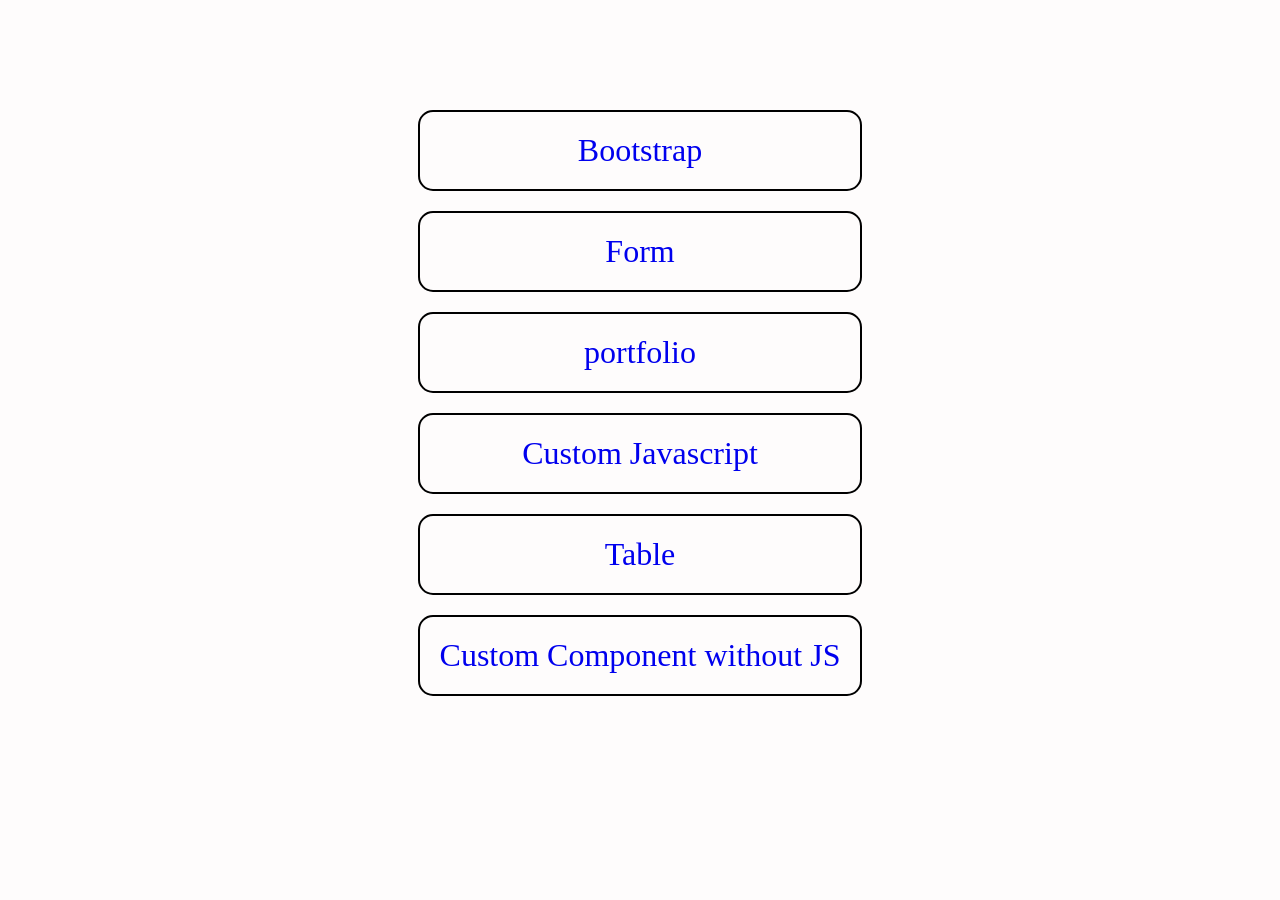
<file: index.html>
<!doctype html>
<html lang="en">
  <head>
    <meta charset="UTF-8" />
    <meta name="viewport" content="width=device-width, initial-scale=1.0" />
    <title>Comman File</title>
    <style>
      body {
        margin: 0;
        padding: 0;
        box-sizing: border-box;
        background-color: rgb(254, 252, 252);
      }
      .container {
        display: flex;
        flex-direction: column;
        justify-content: center;
        align-items: center;
        margin-top: 100px;
      }
      a {
        text-decoration: none;
        min-width: 400px;
        text-align: center;
        font-size: 2rem;
        padding: 20px;
        border: 2px solid black;
        border-radius: 15px;
        margin: 10px;
      }
      a:hover {
        background: rgb(177, 177, 177);
        color: black;
        box-shadow: 2px 2px 5px black;
      }
    </style>
  </head>
  <body>
    <div class="container">
      <a href="./Bootstrap/index.html">Bootstrap</a>
      <a href="./Form/index.html">Form</a>
      <a href="./Practice/index.html">portfolio</a>
      <a href="./Pure Javascript/index.html">Custom Javascript</a>
      <a href="./Table/index.html">Table</a>
      <a href="./componentWithoutJS/index.html">Custom Component without JS</a>
    </div>
  </body>
</html>
</file>
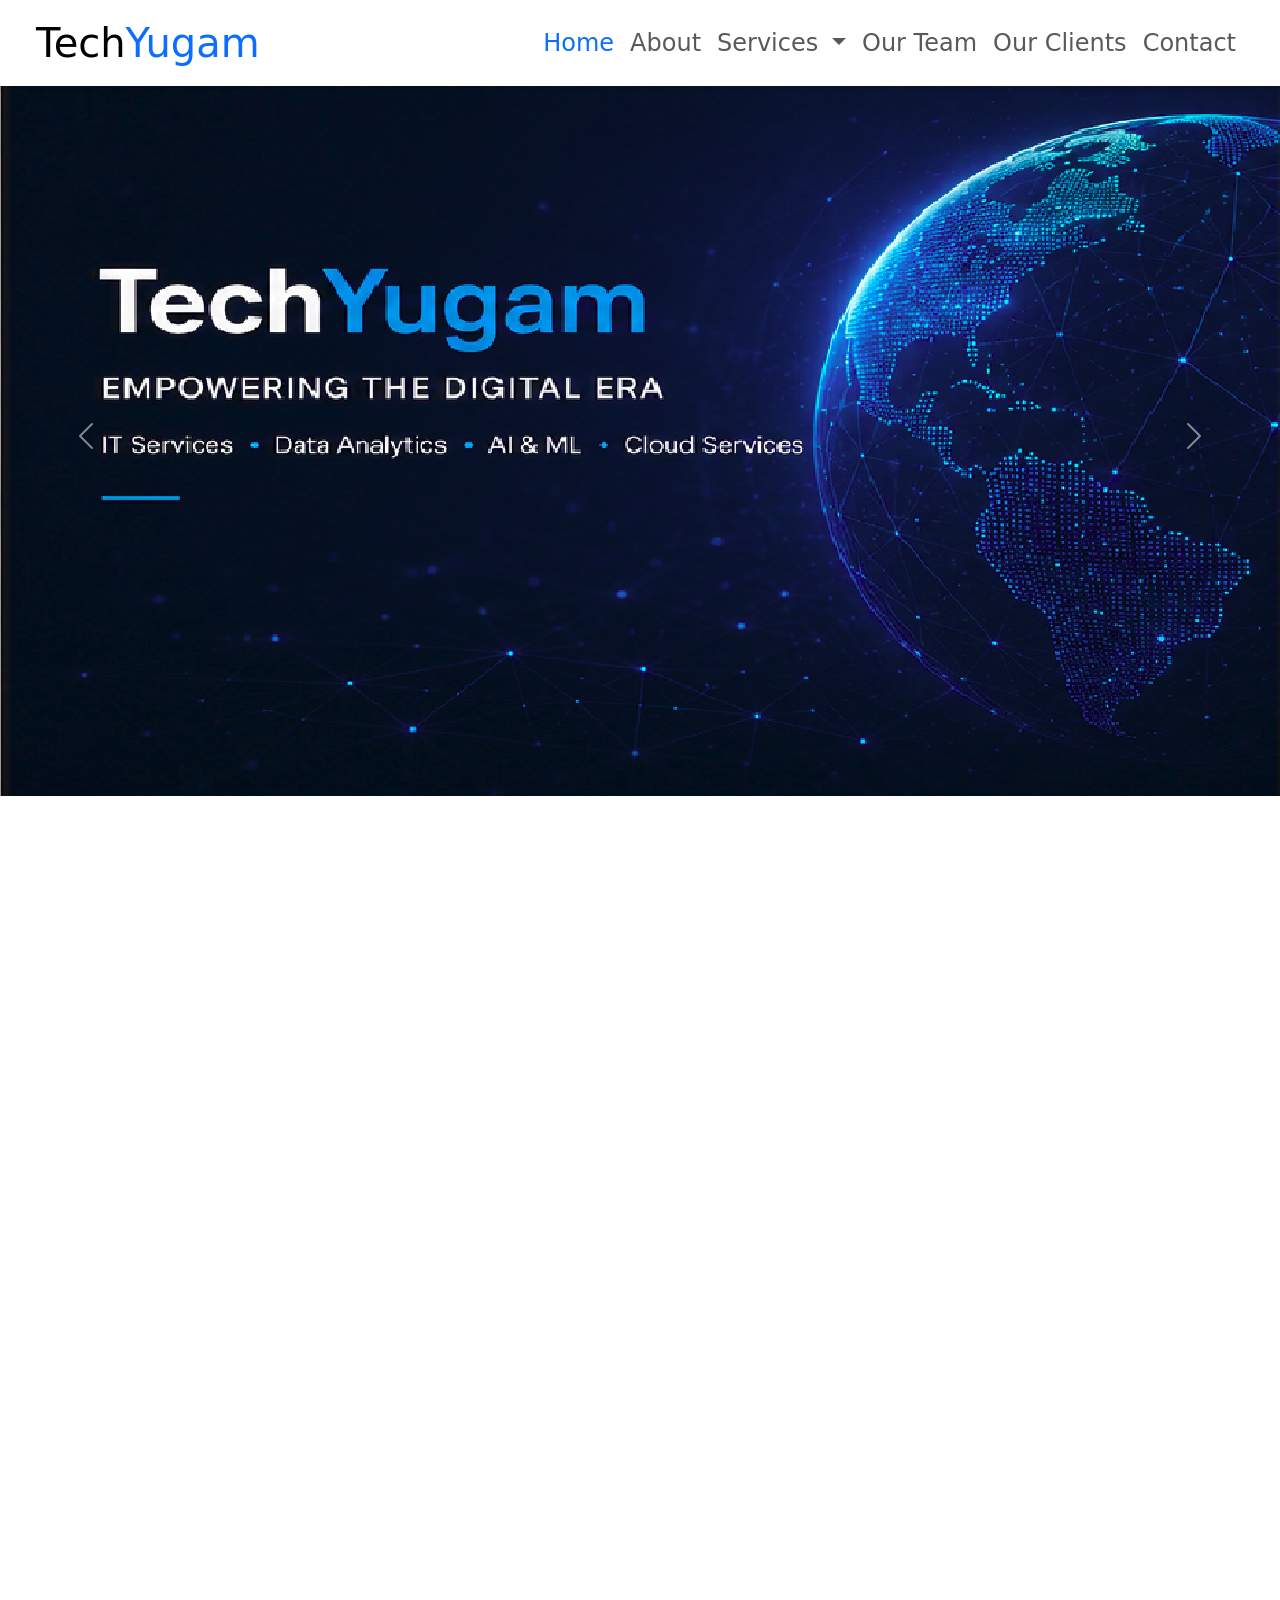
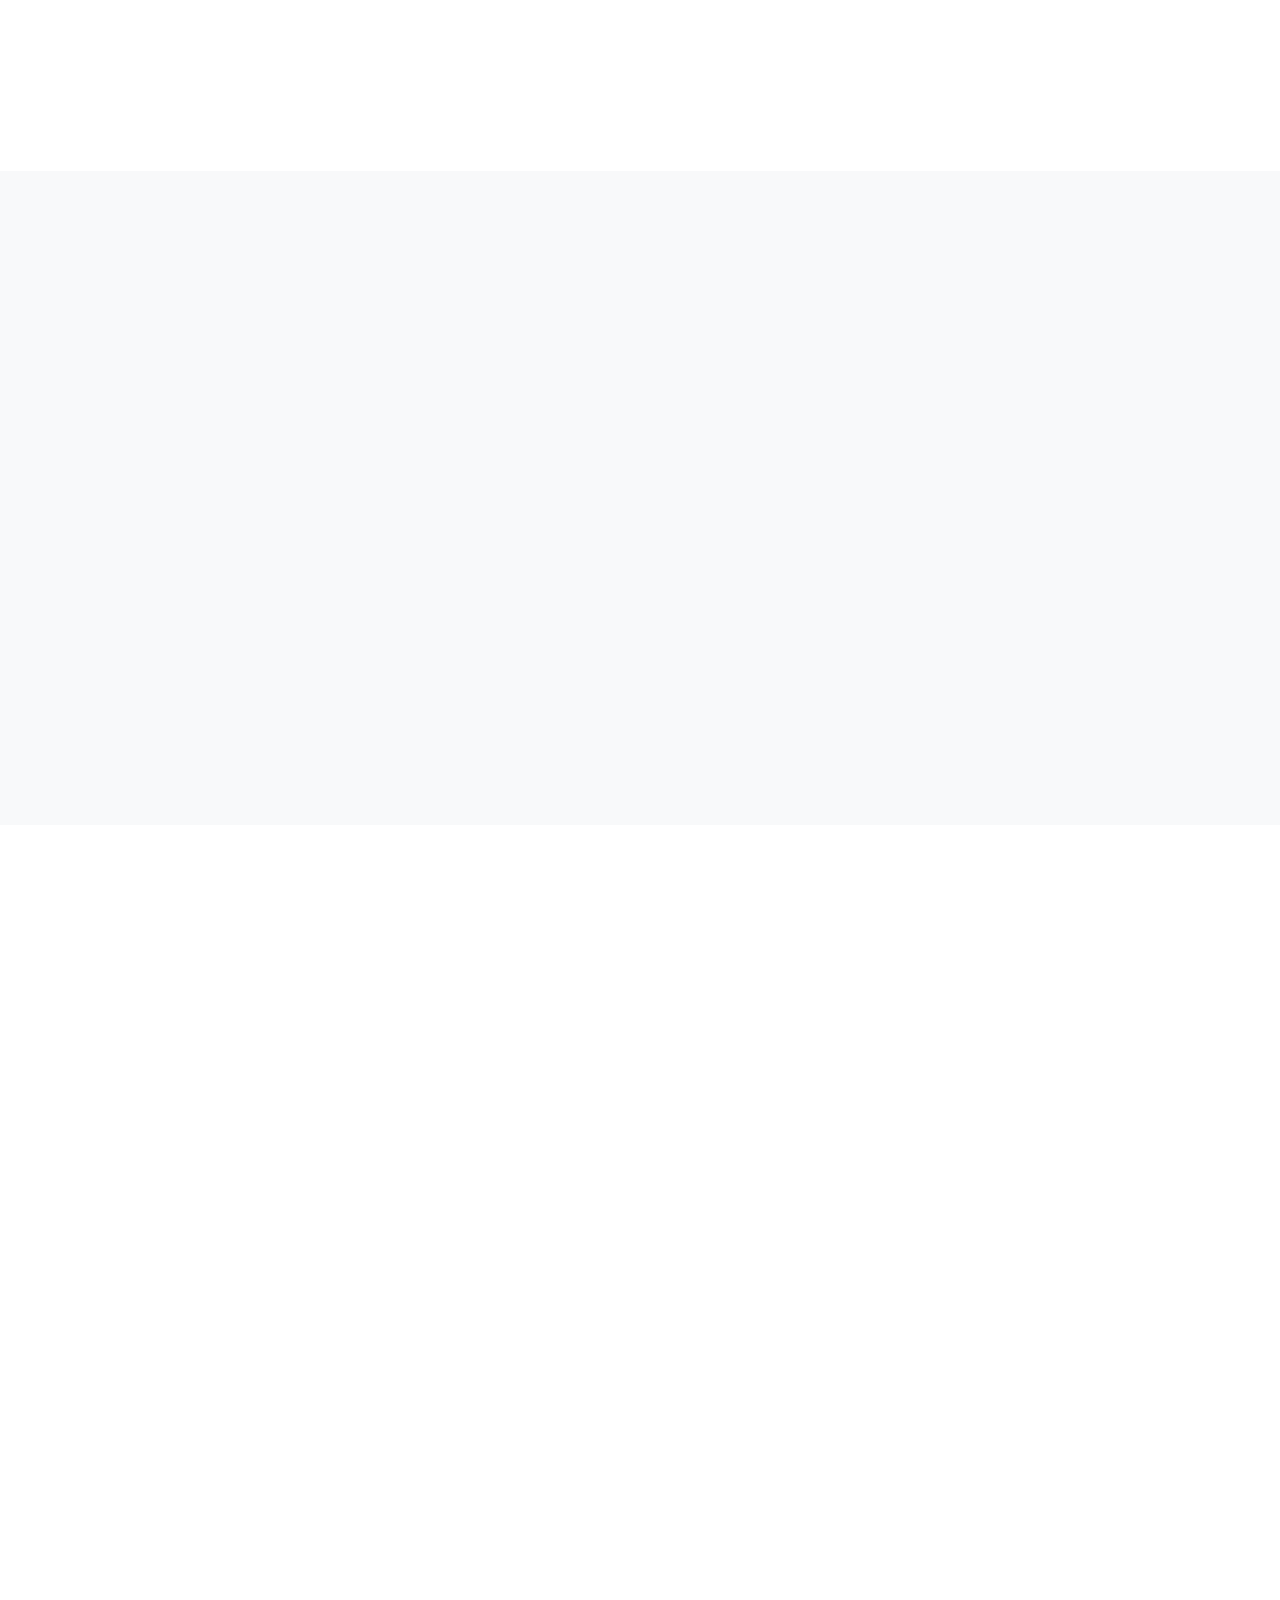
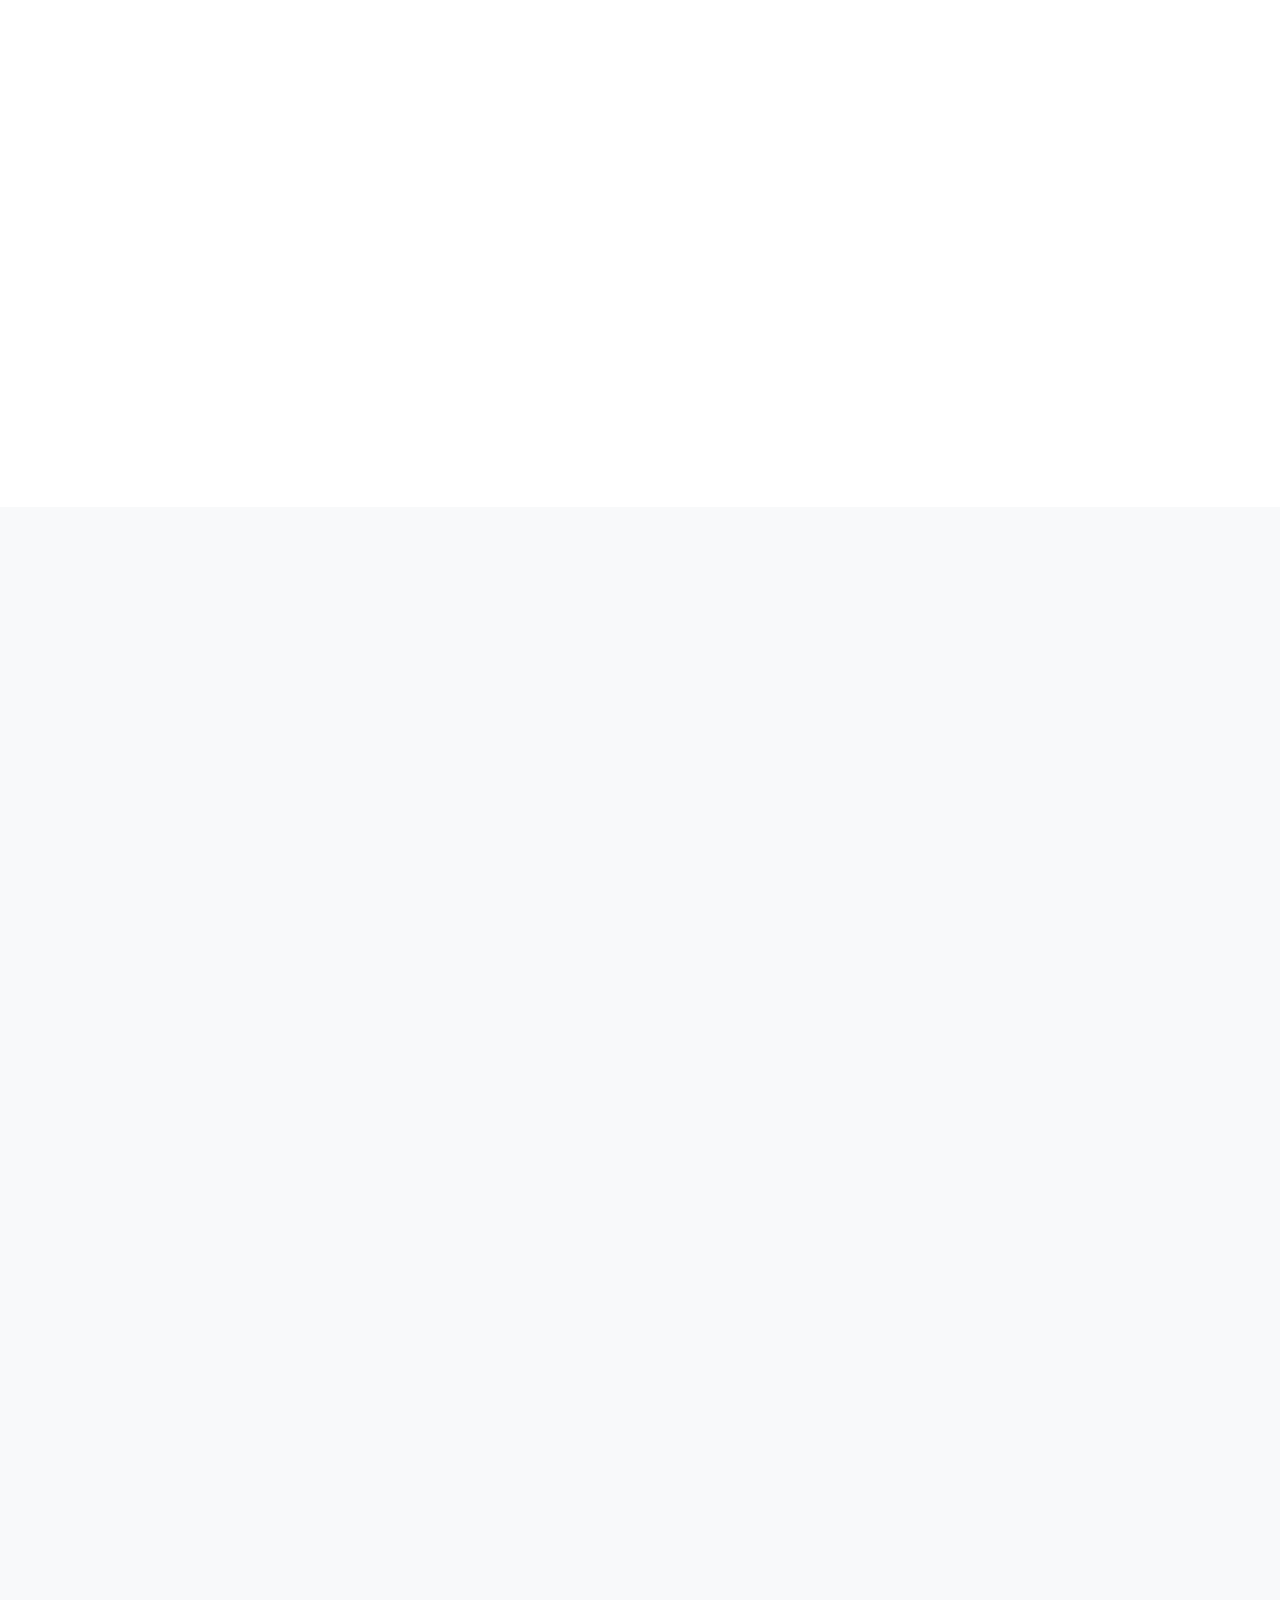
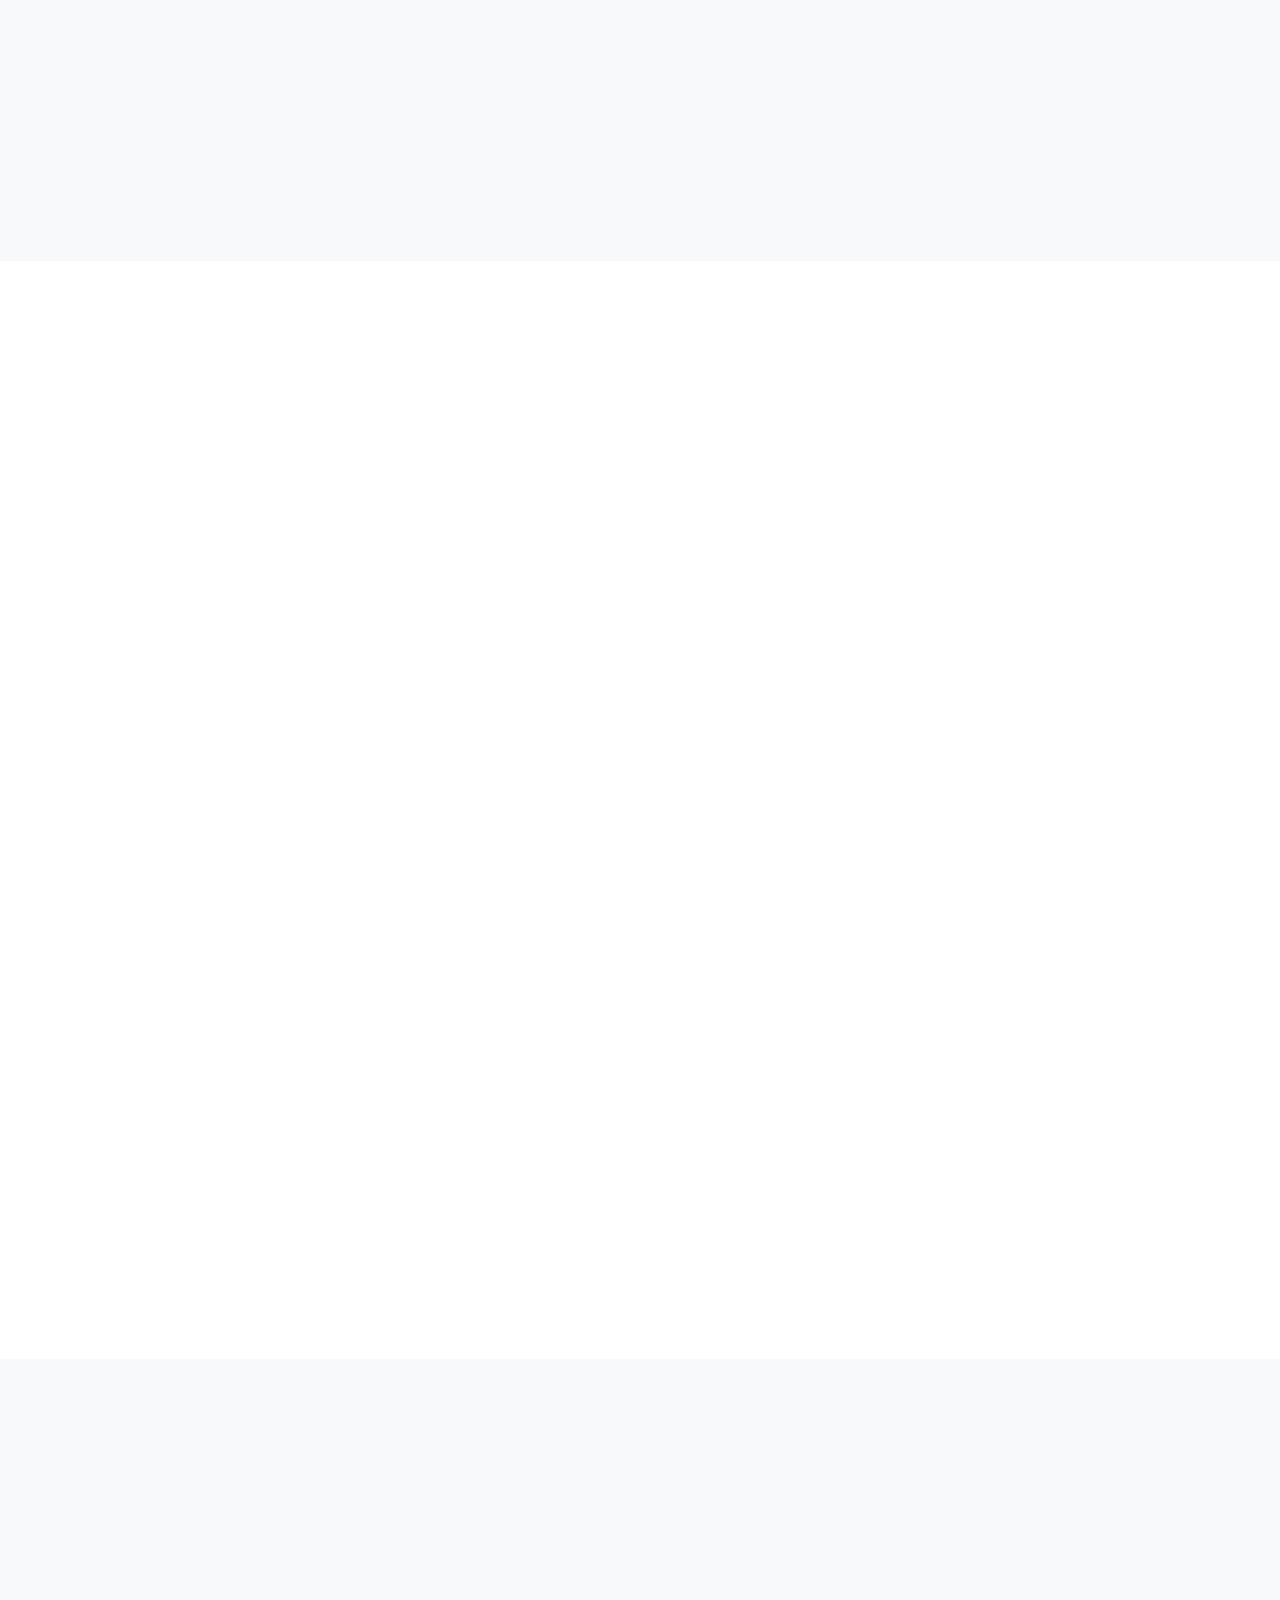
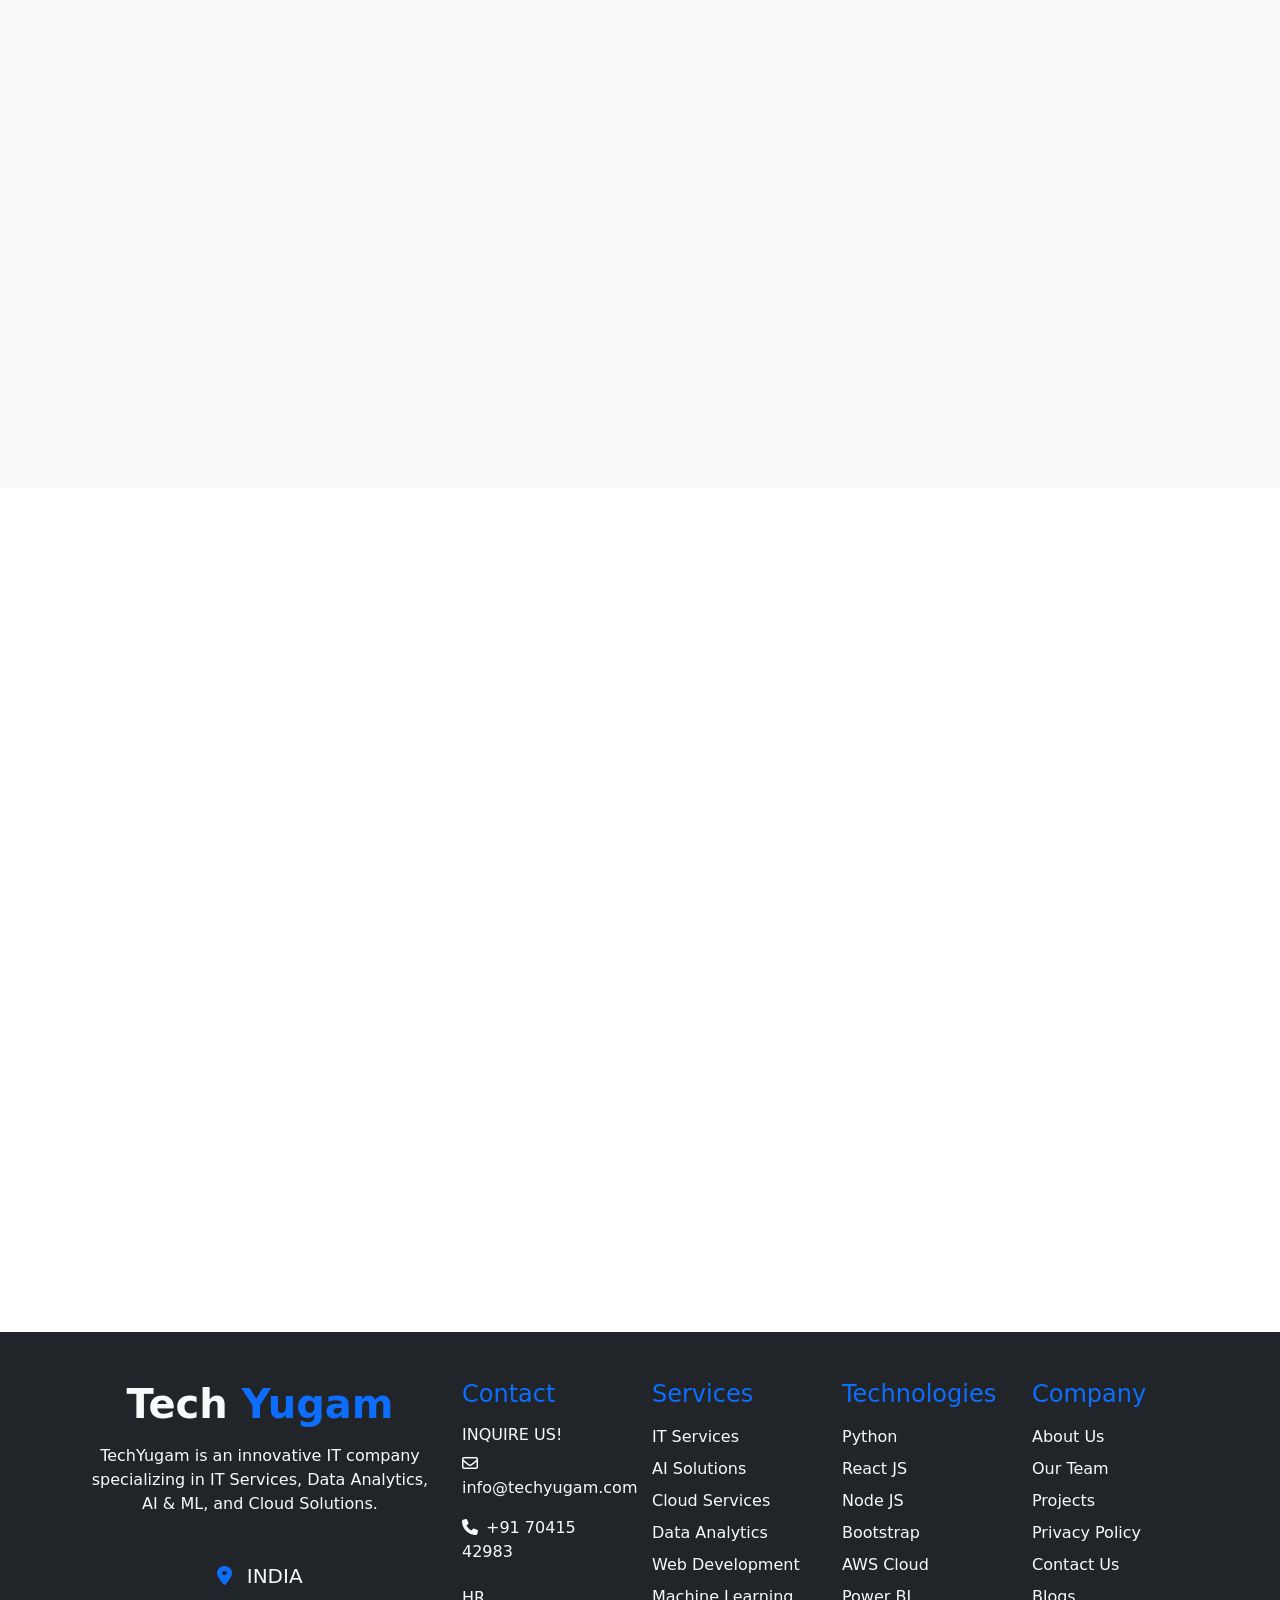
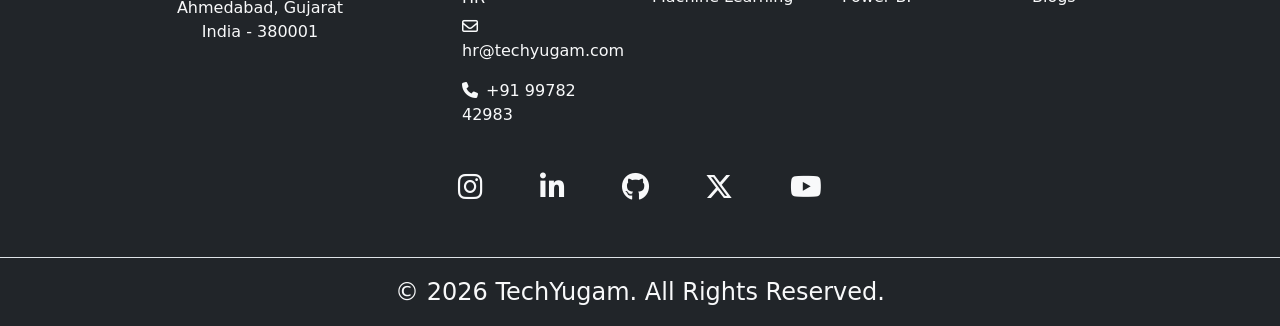
<file: Bootstrap/index.html>
<!doctype html>
<html lang="en">
  <head>
    <meta charset="UTF-8" />
    <meta name="viewport" content="width=device-width, initial-scale=1.0" />
    <title>TechYugam</title>
    <link
      href="https://cdn.jsdelivr.net/npm/bootstrap@5.3.8/dist/css/bootstrap.min.css"
      rel="stylesheet"
      integrity="sha384-sRIl4kxILFvY47J16cr9ZwB07vP4J8+LH7qKQnuqkuIAvNWLzeN8tE5YBujZqJLB"
      crossorigin="anonymous"
    />
    <link rel="preconnect" href="https://fonts.gstatic.com" crossorigin />
    <link
      href="https://fonts.googleapis.com/css2?family=Dancing+Script:wght@400..700&display=swap"
      rel="stylesheet"
    />
    <link
      rel="stylesheet"
      href="https://cdnjs.cloudflare.com/ajax/libs/font-awesome/6.5.0/css/all.min.css"
    />
    <link href="https://unpkg.com/aos@2.3.1/dist/aos.css" rel="stylesheet" />
    <link rel="stylesheet" href="style.css" />
  </head>
  <body>
    <header id="home">
      <nav
        class="navbar navbar-expand-lg bg-white px-4 fixed-top shadow-sm"
        data-bs-theme="light"
      >
        <div class="container-fluid">
          <a class="navbar-brand fs-1" href="#"
            >Tech<span class="text-primary">Yugam</span></a
          >
          <button
            class="navbar-toggler"
            type="button"
            data-bs-toggle="collapse"
            data-bs-target="#navbarSupportedContent"
            aria-controls="navbarSupportedContent"
            aria-expanded="false"
            aria-label="Toggle navigation"
          >
            <span class="navbar-toggler-icon"></span>
          </button>
          <div class="collapse navbar-collapse" id="navbarSupportedContent">
            <ul class="navbar-nav ms-auto mb-2 mb-lg-0 fs-4 text-center">
              <li class="nav-item">
                <a
                  class="nav-link active text-primary"
                  aria-current="page"
                  href="#home"
                  >Home</a
                >
              </li>
              <li class="nav-item">
                <a class="nav-link" href="#about">About</a>
              </li>
              <li class="nav-item dropdown">
                <a
                  class="nav-link dropdown-toggle"
                  href="#"
                  role="button"
                  data-bs-toggle="dropdown"
                  aria-expanded="false"
                >
                  Services
                </a>
                <ul class="dropdown-menu">
                  <li>
                    <a class="dropdown-item" href="#services">IT Services</a>
                  </li>
                  <li>
                    <a class="dropdown-item" href="#services">Data Analytics</a>
                  </li>
                  <li><a class="dropdown-item" href="#services">AI & ML</a></li>
                  <li>
                    <a class="dropdown-item" href="#services">Cloud Services</a>
                  </li>
                </ul>
              </li>
              <li class="nav-item">
                <a class="nav-link" href="#teams">Our Team</a>
              </li>
              <li class="nav-item">
                <a class="nav-link" href="#clients">Our Clients</a>
              </li>
              <li class="nav-item">
                <a class="nav-link" href="#contact">Contact</a>
              </li>
            </ul>
          </div>
        </div>
      </nav>
      <div
        id="carouselExampleInterval"
        class="row carousel slide"
        data-bs-ride="carousel"
      >
        <div class="carousel-inner">
          <div class="carousel-item active" data-bs-interval="5000">
            <img
              src="./Images/Background/background1.png"
              class="d-block w-100"
              alt="company vision 1"
            />
          </div>
          <div class="carousel-item" data-bs-interval="2000">
            <img
              src="./Images/Background/background2.png"
              class="d-block w-100"
              alt="company vision 2"
            />
          </div>
          <div class="carousel-item">
            <img
              src="./Images/Background/background3.png"
              class="d-block w-100"
              alt="company vision 3"
            />
          </div>
        </div>
        <button
          class="carousel-control-prev"
          type="button"
          data-bs-target="#carouselExampleInterval"
          data-bs-slide="prev"
        >
          <span class="carousel-control-prev-icon" aria-hidden="true"></span>
          <span class="visually-hidden">Previous</span>
        </button>
        <button
          class="carousel-control-next"
          type="button"
          data-bs-target="#carouselExampleInterval"
          data-bs-slide="next"
        >
          <span class="carousel-control-next-icon" aria-hidden="true"></span>
          <span class="visually-hidden">Next</span>
        </button>
      </div>
    </header>

    <section class="about py-5" id="about">
      <div class="container">
        <div class="text-center my-5" data-aos="fade-up">
          <h2>About <span class="text-primary">US</span></h2>
          <hr class="w-25 m-auto" />
        </div>
        <div class="row mt-5">
          <div class="col-sm-12 col-md-6 col-lg-6 col-12" data-aos="fade-up">
            <h2>What do you <span class="text-primary">want to know?</span></h2>
            <p class="p-2">
              TechYugam is a forward-thinking IT company focused on building
              modern digital solutions that help businesses grow in the new
              technological era. The company blends innovation, creativity, and
              cutting-edge technologies to deliver high-quality software
              products and services.
            </p>
            <!-- <button type="button" class="btn btn-light mb-5">
              More About Me
            </button> -->
            <div class="accordion" id="accordionExample">
              <div class="accordion-item">
                <h3 class="accordion-header">
                  <button
                    class="accordion-button"
                    type="button"
                    data-bs-toggle="collapse"
                    data-bs-target="#collapseOne"
                    aria-expanded="true"
                    aria-controls="collapseOne"
                  >
                    Vision
                  </button>
                </h3>
                <div
                  id="collapseOne"
                  class="accordion-collapse collapse show"
                  data-bs-parent="#accordionExample"
                >
                  <div class="accordion-body">
                    At TechYugam, our vision is to become a globally recognized
                    technology leader that shapes the future of digital
                    transformation. We aim to create innovative, scalable, and
                    impactful solutions that empower businesses and individuals
                    to thrive in the modern technological era. By continuously
                    evolving with emerging technologies, we strive to build a
                    smarter, more connected, and efficient world where
                    technology drives growth and success for everyone.
                  </div>
                </div>
              </div>
              <div class="accordion-item">
                <h3 class="accordion-header">
                  <button
                    class="accordion-button collapsed"
                    type="button"
                    data-bs-toggle="collapse"
                    data-bs-target="#collapseTwo"
                    aria-expanded="false"
                    aria-controls="collapseTwo"
                  >
                    Mission
                  </button>
                </h3>
                <div
                  id="collapseTwo"
                  class="accordion-collapse collapse"
                  data-bs-parent="#accordionExample"
                >
                  <div class="accordion-body">
                    Our mission at TechYugam is to deliver high-quality,
                    reliable, and cutting-edge IT solutions that solve
                    real-world problems. We are committed to understanding
                    client needs and transforming ideas into powerful digital
                    products through creativity, technical expertise, and
                    innovation. We focus on building long-term partnerships,
                    maintaining transparency, and ensuring customer satisfaction
                    while staying ahead in the ever-changing technology
                    landscape.
                  </div>
                </div>
              </div>
              <div class="accordion-item">
                <h3 class="accordion-header">
                  <button
                    class="accordion-button collapsed"
                    type="button"
                    data-bs-toggle="collapse"
                    data-bs-target="#collapseThree"
                    aria-expanded="false"
                    aria-controls="collapseThree"
                  >
                    Core Value
                  </button>
                </h3>
                <div
                  id="collapseThree"
                  class="accordion-collapse collapse"
                  data-bs-parent="#accordionExample"
                >
                  <div class="accordion-body">
                    At TechYugam, we believe in innovation, integrity, and
                    excellence as the foundation of our work. We value
                    continuous learning, teamwork, and customer-centric thinking
                    to deliver the best results. Our commitment to quality,
                    trust, and ethical practices drives us to create meaningful
                    solutions. We embrace change, encourage creativity, and
                    strive to maintain a culture that inspires growth,
                    responsibility, and long-term success.
                  </div>
                </div>
              </div>
            </div>
          </div>
          <div
            class="col-sm-12 col-md-6 col-lg-6 col-12 m-auto text-end"
            data-aos="fade-up"
          >
            <img
              src="./Images/Background/Company-Building.png"
              class="img-fluid img-thumbnail shadow"
              alt="Company location"
            />
          </div>
        </div>
      </div>
    </section>

    <section class="services py-5 bg-light" id="services">
      <div class="container">
        <div class="text-center mb-5" data-aos="fade-up">
          <h2>Our <span class="text-primary">Services</span></h2>
          <hr class="w-25 m-auto" />
        </div>
        <div class="row row-gap-4">
          <div class="col-sm-12 col-md-6 col-lg-3 col-12" data-aos="fade-up">
            <div class="card shadow h-100">
              <div class="card-body">
                <i
                  class="fa-solid fa-user bg-primary p-2 text-white rounded mb-2"
                ></i>
                <h5 class="card-title">IT Services</h5>
                <p class="card-text">
                  TechYugam offer IT services that include custom software development,
                  web and mobile application development, and system
                  integration. Our solutions are tailored to meet specific
                  business needs, ensuring efficiency, scalability, and high
                  performance.
                </p>
                <a href="#contact" class="btn btn-primary">Book Now!</a>
              </div>
            </div>
          </div>
          <div class="col-sm-12 col-md-6 col-lg-3 col-12" data-aos="fade-up">
            <div class="card shadow h-100">
              <div class="card-body">
                <i
                  class="fa-solid fa-user bg-primary p-2 text-white rounded mb-2"
                ></i>
                <h5 class="card-title">Data Analytics</h5>
                <p class="card-text">
                  At TechYugam, we turn raw data into meaningful insights that
                  help businesses make smarter decisions. We analyze data to
                  identify patterns, trends, and opportunities for growth. Our
                  solutions include data visualization, reporting, and
                  predictive analysis.
                </p>
                <a href="#contact" class="btn btn-primary">Book Now!</a>
              </div>
            </div>
          </div>
          <div class="col-sm-12 col-md-6 col-lg-3 col-12" data-aos="fade-up">
            <div class="card shadow h-100">
              <div class="card-body">
                <i
                  class="fa-solid fa-user bg-primary p-2 text-white rounded mb-2"
                ></i>
                <h5 class="card-title">AI & ML</h5>
                <p class="card-text">
                  Our AI & Machine Learning services focus on building
                  intelligent systems that can automate tasks, predict outcomes,
                  and enhance user experiences. From chatbots to predictive
                  models, we use advanced algorithms to bring smart automation
                  into business processes.
                </p>
                <a href="#contact" class="btn btn-primary">Book Now!</a>
              </div>
            </div>
          </div>
          <div class="col-sm-12 col-md-6 col-lg-3 col-12" data-aos="fade-up">
            <div class="card shadow h-100">
              <div class="card-body">
                <i
                  class="fa-solid fa-user bg-primary p-2 text-white rounded mb-2"
                ></i>
                <h5 class="card-title">Cloud Services</h5>
                <p class="card-text">
                  With our cloud services, we provide secure, scalable, and
                  cost-effective solutions for data storage, application
                  hosting, and infrastructure management. We help businesses
                  migrate to the cloud and optimize their operations for better
                  flexibility and reliability.
                </p>
                <a href="#contact" class="btn btn-primary">Book Now!</a>
              </div>
            </div>
          </div>
        </div>
      </div>
    </section>

    <section class="team py-5 text-center" id="teams">
      <div class="container">
        <div class="text-center mb-5" data-aos="fade-up">
          <h2>Our <span class="text-primary">Team</span></h2>
          <hr class="w-25 m-auto" />
        </div>
        <div class="row row-gap-4">
          <div class="col-sm-6 col-md-6 col-lg-4 col-6" data-aos="fade-up">
            <div class="card shadow">
              <img
                src="./Images/User/user1.avif"
                class="img-fluid rounded-circle img-thumbnail m-5"
                alt="Company Founder"
              />
              <div class="card-body">
                <h5 class="card-title">Nilesh Hadiyal</h5>
                <p class="card-text">Founder & CEO</p>
                <button
                  type="button"
                  class="btn btn-primary mb-4"
                  data-bs-toggle="modal"
                  data-bs-target="#nileshModal"
                >
                  Read More
                </button>
              </div>
            </div>
          </div>
          <div
            class="modal fade"
            id="nileshModal"
            tabindex="-1"
            aria-hidden="true"
          >
            <div class="modal-dialog modal-dialog-centered">
              <div class="modal-content">
                <div class="modal-header">
                  <h5 class="modal-title">Nilesh Hadiyal</h5>

                  <button
                    type="button"
                    class="btn-close"
                    data-bs-dismiss="modal"
                    aria-label="model"
                  ></button>
                </div>

                <div class="modal-body text-center">
                  <img
                    src="./Images/User/user1.avif"
                    class="img-fluid rounded-circle mb-3"
                    width="150"
                    alt="Nilesh Hadiyal"
                  />

                  <h4>Founder & CEO</h4>

                  <p>
                    Nilesh Hadiyal is the Founder & CEO of TechYugam, leading
                    the company with a strong vision for innovation and digital
                    transformation. He focuses on strategic planning, business
                    growth, and delivering high-quality technology solutions
                    that help clients succeed in the modern digital era.
                  </p>
                  <a
                    href="https://www.linkedin.com/"
                    target="_blank"
                    class="btn btn-primary mt-2"
                  >
                    <i class="fa-brands fa-linkedin"></i>
                    LinkedIn Profile
                  </a>
                </div>

                <div class="modal-footer">
                  <button
                    type="button"
                    class="btn btn-secondary"
                    data-bs-dismiss="modal"
                  >
                    Close
                  </button>
                </div>
              </div>
            </div>
          </div>
          <div class="col-sm-6 col-md-6 col-lg-4 col-6" data-aos="fade-up">
            <div class="card shadow">
              <img
                src="./Images/User/user2.avif"
                class="img-fluid rounded-circle img-thumbnail m-5"
                alt="Parth bhatt"
              />
              <div class="card-body">
                <h5 class="card-title">Parth Bhatt</h5>
                <p class="card-text">Full Stack Developer</p>
                <button
                  type="button"
                  class="btn btn-primary mb-4"
                  data-bs-toggle="modal"
                  data-bs-target="#parthModal"
                >
                  Read More
                </button>
              </div>
            </div>
          </div>
          <div
            class="modal fade"
            id="parthModal"
            tabindex="-1"
            aria-hidden="true"
          >
            <div class="modal-dialog modal-dialog-centered">
              <div class="modal-content">
                <div class="modal-header">
                  <h5 class="modal-title">Parth Bhatt</h5>

                  <button
                    type="button"
                    class="btn-close"
                    data-bs-dismiss="modal"
                    aria-label="model"
                  ></button>
                </div>

                <div class="modal-body text-center">
                  <img
                    src="./Images/User/user2.avif"
                    class="img-fluid rounded-circle mb-3"
                    width="150"
                    alt="Parth bhatt"
                  />

                  <h4>Full Stack Developer</h4>

                  <p>
                    Parth Bhatt is a skilled Full Stack Developer specializing
                    in creating responsive, scalable, and high-performance web
                    applications. With expertise in both frontend and backend
                    development, he ensures smooth functionality, modern design
                    integration, and efficient system performance.
                  </p>
                  <a
                    href="https://www.linkedin.com/"
                    target="_blank"
                    class="btn btn-primary mt-2"
                  >
                    <i class="fa-brands fa-linkedin"></i>
                    LinkedIn Profile
                  </a>
                </div>

                <div class="modal-footer">
                  <button
                    type="button"
                    class="btn btn-secondary"
                    data-bs-dismiss="modal"
                  >
                    Close
                  </button>
                </div>
              </div>
            </div>
          </div>
          <div class="col-sm-6 col-md-6 col-lg-4 col-6" data-aos="fade-up">
            <div class="card shadow">
              <img
                src="./Images/User/user3.avif"
                class="img-fluid rounded-circle img-thumbnail m-5"
                alt="Bhargav Ladva"
              />
              <div class="card-body">
                <h5 class="card-title">Bhargav Ladva</h5>
                <p class="card-text">AI & ML Engineer</p>
                <button
                  type="button"
                  class="btn btn-primary mb-4"
                  data-bs-toggle="modal"
                  data-bs-target="#bhargavModal"
                >
                  Read More
                </button>
              </div>
            </div>
          </div>
          <div
            class="modal fade"
            id="bhargavModal"
            tabindex="-1"
            aria-hidden="true"
          >
            <div class="modal-dialog modal-dialog-centered">
              <div class="modal-content">
                <div class="modal-header">
                  <h5 class="modal-title">Bhargav Ladva</h5>

                  <button
                    type="button"
                    class="btn-close"
                    data-bs-dismiss="modal"
                    aria-label="model"
                  ></button>
                </div>

                <div class="modal-body text-center">
                  <img
                    src="./Images/User/user3.avif"
                    class="img-fluid rounded-circle mb-3"
                    width="150"
                    alt="Bhargav Ladva"
                  />

                  <h4>AI & Machine Learning Engineer</h4>

                  <p>
                    Ladva Bhargav is responsible for developing intelligent AI
                    and Machine Learning solutions at TechYugam. He works on
                    automation, predictive analytics, and smart systems that
                    enhance business operations and deliver innovative digital
                    experiences.
                  </p>
                  <a
                    href="https://www.linkedin.com/"
                    target="_blank"
                    class="btn btn-primary mt-2"
                  >
                    <i class="fa-brands fa-linkedin"></i>
                    LinkedIn Profile
                  </a>
                </div>

                <div class="modal-footer">
                  <button
                    type="button"
                    class="btn btn-secondary"
                    data-bs-dismiss="modal"
                  >
                    Close
                  </button>
                </div>
              </div>
            </div>
          </div>
          <div class="col-sm-6 col-md-6 col-lg-4 col-6" data-aos="fade-up">
            <div class="card shadow">
              <img
                src="./Images/User/user4.avif"
                class="img-fluid rounded-circle img-thumbnail m-5"
                alt="Pala Bambhava"
              />
              <div class="card-body">
                <h5 class="card-title">Pala Bambhava</h5>
                <p class="card-text">UI/UX Designer</p>
                <button
                  type="button"
                  class="btn btn-primary mb-4"
                  data-bs-toggle="modal"
                  data-bs-target="#palaModal"
                >
                  Read More
                </button>
              </div>
            </div>
          </div>
          <div
            class="modal fade"
            id="palaModal"
            tabindex="-1"
            aria-hidden="true"
          >
            <div class="modal-dialog modal-dialog-centered">
              <div class="modal-content">
                <div class="modal-header">
                  <h5 class="modal-title">Pala Bambhava</h5>

                  <button
                    type="button"
                    class="btn-close"
                    data-bs-dismiss="modal"
                    aria-label="model"
                  ></button>
                </div>

                <div class="modal-body text-center">
                  <img
                    src="./Images/User/user4.avif"
                    class="img-fluid rounded-circle mb-3"
                    width="150"
                    alt="Pala Bambhava"
                  />

                  <h4>UI/UX Designer</h4>

                  <p>
                    Pala Bambhava is the creative UI/UX Designer at TechYugam,
                    focused on building visually appealing and user-friendly
                    digital experiences. He designs intuitive interfaces that
                    improve usability, engagement, and overall customer
                    satisfaction across web and mobile platforms.
                  </p>
                  <a
                    href="https://www.linkedin.com/"
                    target="_blank"
                    class="btn btn-primary mt-2"
                  >
                    <i class="fa-brands fa-linkedin"></i>
                    LinkedIn Profile
                  </a>
                </div>

                <div class="modal-footer">
                  <button
                    type="button"
                    class="btn btn-secondary"
                    data-bs-dismiss="modal"
                  >
                    Close
                  </button>
                </div>
              </div>
            </div>
          </div>
          <div class="col-sm-6 col-md-6 col-lg-4 col-6" data-aos="fade-up">
            <div class="card shadow">
              <img
                src="./Images/User/user5.avif"
                class="img-fluid rounded-circle img-thumbnail m-5"
                alt="Uday Kamaliya"
              />
              <div class="card-body">
                <h5 class="card-title">Uday Kamaliya</h5>
                <p class="card-text">Data Analytics Specialist</p>
                <button
                  type="button"
                  class="btn btn-primary mb-4"
                  data-bs-toggle="modal"
                  data-bs-target="#udayModal"
                >
                  Read More
                </button>
              </div>
            </div>
          </div>
          <div
            class="modal fade"
            id="udayModal"
            tabindex="-1"
            aria-hidden="true"
          >
            <div class="modal-dialog modal-dialog-centered">
              <div class="modal-content">
                <div class="modal-header">
                  <h5 class="modal-title">Uday Kamaliya</h5>

                  <button
                    type="button"
                    class="btn-close"
                    data-bs-dismiss="modal"
                    aria-label="model"
                  ></button>
                </div>

                <div class="modal-body text-center">
                  <img
                    src="./Images/User/user5.avif"
                    class="img-fluid rounded-circle mb-3"
                    width="150"
                    alt="Uday Kamaliya"
                  />

                  <h4>Data Analytics Specialist</h4>

                  <p>
                    Uday Kamaliya specializes in Data Analytics, transforming
                    complex business data into meaningful insights and
                    actionable strategies. He focuses on data visualization,
                    reporting, and trend analysis to support smarter business
                    decisions and improve overall performance.
                  </p>
                  <a
                    href="https://www.linkedin.com/"
                    target="_blank"
                    class="btn btn-primary mt-2"
                  >
                    <i class="fa-brands fa-linkedin"></i>
                    LinkedIn Profile
                  </a>
                </div>

                <div class="modal-footer">
                  <button
                    type="button"
                    class="btn btn-secondary"
                    data-bs-dismiss="modal"
                  >
                    Close
                  </button>
                </div>
              </div>
            </div>
          </div>
          <div class="col-sm-6 col-md-6 col-lg-4 col-6" data-aos="fade-up">
            <div class="card shadow">
              <img
                src="./Images/User/user6.avif"
                class="img-fluid rounded-circle img-thumbnail m-5"
                alt="Jignesh Solanki"
              />
              <div class="card-body">
                <h5 class="card-title">Jignesh Solanki</h5>
                <p class="card-text">Cloud Solutions Engineer</p>
                <button
                  type="button"
                  class="btn btn-primary mb-4"
                  data-bs-toggle="modal"
                  data-bs-target="#jigneshModal"
                >
                  Read More
                </button>
              </div>
            </div>
          </div>
          <div
            class="modal fade"
            id="jigneshModal"
            tabindex="-1"
            aria-hidden="true"
          >
            <div class="modal-dialog modal-dialog-centered">
              <div class="modal-content">
                <div class="modal-header">
                  <h5 class="modal-title">Jignesh Solanki</h5>

                  <button
                    type="button"
                    class="btn-close"
                    data-bs-dismiss="modal"
                    aria-label="model"
                  ></button>
                </div>

                <div class="modal-body text-center">
                  <img
                    src="./Images/User/user6.avif"
                    class="img-fluid rounded-circle mb-3"
                    width="150"
                    alt="Jignesh Solanki"
                  />

                  <h4>Cloud Solutions Engineer</h4>

                  <p>
                    Jignesh Solnaki manages cloud infrastructure and scalable
                    digital environments for TechYugam. He ensures secure cloud
                    deployment, optimized performance, and reliable system
                    management to support modern business operations
                    efficiently.
                  </p>
                  <a
                    href="https://www.linkedin.com/"
                    target="_blank"
                    class="btn btn-primary mt-2"
                  >
                    <i class="fa-brands fa-linkedin"></i>
                    LinkedIn Profile
                  </a>
                </div>

                <div class="modal-footer">
                  <button
                    type="button"
                    class="btn btn-secondary"
                    data-bs-dismiss="modal"
                  >
                    Close
                  </button>
                </div>
              </div>
            </div>
          </div>
        </div>
      </div>
    </section>

    <section class="clients py-5 bg-light" id="clients">
      <div class="container">
        <div class="text-center mb-5" data-aos="fade-up">
          <h2>Our <span class="text-primary">Clients</span></h2>
          <hr class="w-25 m-auto" />
        </div>

        <div class="row row-gap-4 text-center">
          <div class="col-sm-12 col-md-6 col-lg-6 col-12" data-aos="fade-up">
            <div class="card h-100">
              <img
                src="./Images/Clients/client1.png"
                class="img-fluid img-thumbnail m-5 rounded-4"
                alt="UrbanBuild Realty"
              />

              <div class="card-body d-flex flex-column">
                <h5 class="card-title">UrbanBuild Realty</h5>

                <p class="card-text">
                  A real-estate website created for property listings, project
                  showcases, and client interactions with a clean interface and
                  modern visual presentation.
                </p>

                <a href="#" class="btn btn-primary mx-auto"> Go to Websites </a>
              </div>
            </div>
          </div>

          <div class="col-sm-12 col-md-6 col-lg-6 col-12" data-aos="fade-up">
            <div class="card h-100">
              <img
                src="./Images/Clients/client3.png"
                class="img-fluid img-thumbnail m-5 rounded-4"
                alt="MediCare Plus"
              />

              <div class="card-body d-flex flex-column">
                <h5 class="card-title">MediCare Plus</h5>

                <p class="card-text">
                  A healthcare platform designed for hospitals and clinics,
                  featuring online appointment booking, doctor information, and
                  patient-friendly user experience.
                </p>

                <a href="#" class="btn btn-primary mx-auto"> Go to Websites </a>
              </div>
            </div>
          </div>

          <div class="col-sm-12 col-md-6 col-lg-6 col-12" data-aos="fade-up">
            <div class="card h-100">
              <img
                src="./Images/Clients/client2.png"
                class="img-fluid img-thumbnail m-5 rounded-4"
                alt="ShopZone"
              />

              <div class="card-body d-flex flex-column">
                <h5 class="card-title">ShopZone</h5>

                <p class="card-text">
                  A fully responsive e-commerce website built for online
                  shopping, including product management, secure payments, and
                  mobile-friendly design for better customer engagement.
                </p>

                <a href="#" class="btn btn-primary mx-auto"> Go to Websites </a>
              </div>
            </div>
          </div>

          <div class="col-sm-12 col-md-6 col-lg-6 col-12" data-aos="fade-up">
            <div class="card h-100">
              <img
                src="./Images/Clients/client4.png"
                class="img-fluid img-thumbnail m-5 rounded-4"
                alt="TechNova Solutions"
              />

              <div class="card-body d-flex flex-column">
                <h5 class="card-title">TechNova Solutions</h5>

                <p class="card-text">
                  A modern corporate IT website developed for showcasing
                  technology services, software solutions, and digital
                  transformation strategies with a professional and responsive
                  design.
                </p>

                <a href="#" class="btn btn-primary mx-auto"> Go to Websites </a>
              </div>
            </div>
          </div>
        </div>
      </div>
    </section>

    <section class="reviews py-5" id="reviews">
      <div class="container">
        <div class="text-center mb-5" data-aos="fade-up">
          <h2>What Our <span class="text-primary">Clients Say</span></h2>
          <hr class="w-50 m-auto" />
        </div>
        <div class="row g-4">
          <div class="col-md-6 col-lg-4" data-aos="fade-up">
            <div class="card h-100 shadow border-0 p-3">
              <div class="text-center">
                <img
                  src="./Images/Review/rajesh.png"
                  class="rounded-circle img-fluid mb-3"
                  alt="Rajesh Patel"
                />
              </div>

              <div class="card-body text-center">
                <h4 class="fw-bold">Rajesh Patel</h4>
                <h6 class="text-primary">Business Owner</h6>

                <p class="text-warning fs-5">★★★★★</p>

                <p class="text-muted">
                  Working with TechYugam was an excellent experience. Their team
                  delivered a modern and responsive website that perfectly
                  matched our business requirements.
                </p>
              </div>
            </div>
          </div>

          <div class="col-md-6 col-lg-4" data-aos="fade-up">
            <div class="card h-100 shadow border-0 p-3">
              <div class="text-center">
                <img
                  src="./Images/Review/priya.png"
                  class="rounded-circle img-fluid mb-3"
                  alt="Priya Sharma"
                />
              </div>

              <div class="card-body text-center">
                <h4 class="fw-bold">Priya Sharma</h4>
                <h6 class="text-primary">Startup Founder</h6>

                <p class="text-warning fs-5">★★★★★</p>

                <p class="text-muted">
                  TechYugam helped us build a scalable digital platform with
                  impressive UI/UX design and smooth functionality.
                </p>
              </div>
            </div>
          </div>

          <div class="col-md-6 col-lg-4" data-aos="fade-up">
            <div class="card h-100 shadow border-0 p-3">
              <div class="text-center">
                <img
                  src="./Images/Review/aman.png"
                  class="rounded-circle img-fluid mb-3"
                  alt="Aman Verma"
                />
              </div>

              <div class="card-body text-center">
                <h4 class="fw-bold">Aman Verma</h4>
                <h6 class="text-primary">E-commerce Entrepreneur</h6>

                <p class="text-warning fs-5">★★★★★</p>

                <p class="text-muted">
                  The website developed by TechYugam improved our customer
                  engagement and online sales significantly.
                </p>
              </div>
            </div>
          </div>

          <div class="col-md-6 col-lg-4" data-aos="fade-up">
            <div class="card h-100 shadow border-0 p-3">
              <div class="text-center">
                <img
                  src="./Images/Review/neha.png"
                  class="rounded-circle img-fluid mb-3"
                  alt="Neha Joshi"
                />
              </div>

              <div class="card-body text-center">
                <h4 class="fw-bold">Neha Joshi</h4>
                <h6 class="text-primary">Healthcare Consultant</h6>

                <p class="text-warning fs-5">★★★★★</p>

                <p class="text-muted">
                  Their responsive support and modern development approach made
                  the entire project seamless.
                </p>
              </div>
            </div>
          </div>

          <div class="col-md-6 col-lg-4" data-aos="fade-up">
            <div class="card h-100 shadow border-0 p-3">
              <div class="text-center">
                <img
                  src="./Images/Review/karan.png"
                  class="rounded-circle img-fluid mb-3"
                  alt="Karan Mehta"
                />
              </div>

              <div class="card-body text-center">
                <h4 class="fw-bold">Karan Mehta</h4>
                <h6 class="text-primary">Real Estate Director</h6>

                <p class="text-warning fs-5">★★★★★</p>

                <p class="text-muted">
                  TechYugam created a professional real-estate website with
                  excellent design and functionality.
                </p>
              </div>
            </div>
          </div>

          <div class="col-md-6 col-lg-4" data-aos="fade-up">
            <div class="card h-100 shadow border-0 p-3">
              <div class="text-center">
                <img
                  src="./Images/Review/riya.png"
                  class="rounded-circle img-fluid mb-3"
                  alt="Riya Desai"
                />
              </div>

              <div class="card-body text-center">
                <h4 class="fw-bold">Riya Desai</h4>
                <h6 class="text-primary">Data Analytics Client</h6>

                <p class="text-warning fs-5">★★★★★</p>

                <p class="text-muted">
                  Their analytics solutions helped us gain valuable business
                  insights and improve decision-making.
                </p>
              </div>
            </div>
          </div>
        </div>
      </div>
    </section>

    <section class="why-choose py-5 bg-light" id="why-choose">
      <div class="container">
        <div class="text-center mb-5" data-aos="fade-up">
          <h2>Why Choose <span class="text-primary">TechYugam</span></h2>
          <hr class="w-50 m-auto" />
        </div>
        <div class="row g-4">
          <div class="col-md-6 col-lg-4" data-aos="fade-up">
            <div class="card h-100 shadow border-0 text-center p-4">
              <div class="mb-3">
                <i class="fa-solid fa-users fa-3x text-primary"></i>
              </div>
              <h4 class="fw-bold">Expert Team</h4>
              <p class="text-muted">
                Our experienced professionals provide high-quality IT, AI,
                Cloud, and Analytics solutions.
              </p>
            </div>
          </div>

          <div class="col-md-6 col-lg-4" data-aos="fade-up">
            <div class="card h-100 shadow border-0 text-center p-4">
              <div class="mb-3">
                <i class="fa-solid fa-lightbulb fa-3x text-primary"></i>
              </div>
              <h4 class="fw-bold">Innovative Solutions</h4>
              <p class="text-muted">
                We use modern technologies and creative strategies to build
                scalable digital products.
              </p>
            </div>
          </div>

          <div class="col-md-6 col-lg-4" data-aos="fade-up">
            <div class="card h-100 shadow border-0 text-center p-4">
              <div class="mb-3">
                <i class="fa-solid fa-shield-halved fa-3x text-primary"></i>
              </div>
              <h4 class="fw-bold">Reliable & Secure</h4>
              <p class="text-muted">
                We focus on performance, security, and reliability to ensure
                long-term business success.
              </p>
            </div>
          </div>

          <div class="col-md-6 col-lg-4" data-aos="fade-up">
            <div class="card h-100 shadow border-0 text-center p-4">
              <div class="mb-3">
                <i class="fa-solid fa-headset fa-3x text-primary"></i>
              </div>
              <h4 class="fw-bold">24/7 Support</h4>
              <p class="text-muted">
                Our support team is always available to help clients with
                technical assistance and maintenance.
              </p>
            </div>
          </div>

          <div class="col-md-6 col-lg-4" data-aos="fade-up">
            <div class="card h-100 shadow border-0 text-center p-4">
              <div class="mb-3">
                <i class="fa-solid fa-clock fa-3x text-primary"></i>
              </div>
              <h4 class="fw-bold">On-Time Delivery</h4>
              <p class="text-muted">
                We ensure every project is delivered within deadlines while
                maintaining premium quality.
              </p>
            </div>
          </div>

          <div class="col-md-6 col-lg-4" data-aos="fade-up">
            <div class="card h-100 shadow border-0 text-center p-4">
              <div class="mb-3">
                <i class="fa-solid fa-chart-line fa-3x text-primary"></i>
              </div>
              <h4 class="fw-bold">Business Growth</h4>
              <p class="text-muted">
                Our technology solutions help businesses improve efficiency,
                performance, and digital growth.
              </p>
            </div>
          </div>
        </div>
      </div>
    </section>

    <section class="contact py-5" id="contact">
      <div class="container">
        <div class="text-center mb-5" data-aos="fade-up">
          <h2>Contact <span class="text-primary">Now</span></h2>
          <hr class="w-25 m-auto" />
        </div>
        <div class="row mt-3">
          <div
            class="col-sm-12 col-md-6 col-lg-6 col-12 p-4"
            data-aos="fade-up"
          >
            <form class="row g-3 border rounded p-4">
              <div class="col-12 col-sm-12 col-md-12">
                <label for="inputName" class="form-label fs-3">Name</label>
                <input
                  type="name"
                  class="form-control"
                  id="inputName"
                  placeholder="Enter Your Name"
                />
              </div>
              <div class="col-12 col-sm-12 col-md-12">
                <label for="inputEmail4" class="form-label fs-3">Email</label>
                <input
                  type="email"
                  class="form-control"
                  id="inputEmail4"
                  placeholder="Enter Your Email"
                />
              </div>
              <div class="mb-3">
                <label for="exampleFormControlTextarea1" class="form-label fs-3"
                  >Message</label
                >
                <textarea
                  class="form-control"
                  id="exampleFormControlTextarea1"
                  rows="3"
                  placeholder="Describe Your Requirements"
                ></textarea>
              </div>
              <div class="mb-3">
                <label for="formFile" class="form-label"
                  >Upload Your Project Description PDF</label
                >
                <input class="form-control" type="file" id="formFile" />
              </div>

              <div class="d-grid gap-2 col-6 mx-auto">
                <button class="btn btn-primary" type="submit">Submit</button>
              </div>
            </form>
          </div>
          <div
            class="col-sm-12 col-md-6 col-lg-6 col-12 m-auto text-end"
            data-aos="fade-up"
          >
            <img
              src="./Images/Company-Logo..png"
              class="img-fluid img-thumbnail rounded-5"
              alt="company brand"
            />
          </div>
        </div>
      </div>
    </section>

    <section class="bg-dark py-5 text-light">
      <div class="container">
        <div class="row gy-5">
          <div class="col-lg-4 col-md-6 col-12 text-center">
            <h1 class="fw-bold company-logo mb-3">
              Tech
              <span class="text-primary">Yugam</span>
            </h1>

            <p class="footer-description fs-6">
              TechYugam is an innovative IT company specializing in IT Services,
              Data Analytics, AI & ML, and Cloud Solutions.
            </p>

            <div class="mt-5">
              <h5>
                <i class="fa-solid fa-location-dot me-2 text-primary"></i>
                INDIA
              </h5>
              <p>
                Ahmedabad, Gujarat <br />
                India - 380001
              </p>
            </div>
          </div>

          <div class="col-sm-6 col-lg-2 col-md-6 col-6">
            <h4 class="text-primary mb-3">Contact</h4>
            <h6>INQUIRE US!</h6>
            <p><i class="fa-regular fa-envelope me-2"></i>info@techyugam.com</p>
            <p><i class="fa-solid fa-phone me-2"></i>+91 70415 42983</p>

            <h6 class="mt-4">HR</h6>
            <p><i class="fa-regular fa-envelope me-2"></i>hr@techyugam.com</p>
            <p><i class="fa-solid fa-phone me-2"></i>+91 99782 42983</p>
          </div>

          <div class="col-sm-6 col-lg-2 col-md-4 col-6">
            <h4 class="text-primary mb-3">Services</h4>
            <ul class="list-unstyled footer-links">
              <li class="mb-2">IT Services</li>
              <li class="mb-2">AI Solutions</li>
              <li class="mb-2">Cloud Services</li>
              <li class="mb-2">Data Analytics</li>
              <li class="mb-2">Web Development</li>
              <li class="mb-2">Machine Learning</li>
            </ul>
          </div>

          <div class="col-sm-6 col-lg-2 col-md-4 col-6">
            <h4 class="text-primary mb-3">Technologies</h4>
            <ul class="list-unstyled footer-links">
              <li class="mb-2">Python</li>
              <li class="mb-2">React JS</li>
              <li class="mb-2">Node JS</li>
              <li class="mb-2">Bootstrap</li>
              <li class="mb-2">AWS Cloud</li>
              <li class="mb-2">Power BI</li>
            </ul>
          </div>

          <div class="col-sm-6 col-lg-2 col-md-4 col-6">
            <h4 class="text-primary mb-3">Company</h4>

            <ul class="list-unstyled footer-links">
              <li class="mb-2">
                <a href="#about" class="text-decoration-none text-light">
                  About Us
                </a>
              </li>
              <li class="mb-2">
                <a href="#teams" class="text-decoration-none text-light"
                  >Our Team</a
                >
              </li>
              <li class="mb-2">
                <a href="#clients" class="text-decoration-none text-light"
                  >Projects</a
                >
              </li>
              <li class="mb-2">
                <a href="#" class="text-decoration-none text-light"
                  >Privacy Policy</a
                >
              </li>

              <li class="mb-2">
                <a href="#contact" class="text-decoration-none text-light"
                  >Contact Us</a
                >
              </li>

              <li class="mb-2">
                <a href="#" class="text-decoration-none text-light"> Blogs </a>
              </li>
            </ul>
          </div>
        </div>
        <div class="row">
          <div class="col-12 col-lg-12 text-center social-link fs-3 mt-4">
            <a href="https://www.instagram.com/" class="text-light mx-1" aria-label="instagram"
              ><i class="fa-brands fa-instagram"></i
            ></a>
            <a href="https://www.linkedin.com/" class="text-light mx-1" aria-label="linkedin"
              ><i class="fa-brands fa-linkedin-in"></i
            ></a>
            <a href="https://www.github.com/" class="text-light mx-1" aria-label="github"
              ><i class="fa-brands fa-github"></i
            ></a>
            <a href="https://www.twitter.com/" class="text-light mx-1" aria-label="twitter"
              ><i class="fa-brands fa-x-twitter"></i
            ></a>
            <a href="https://www.youtube.com/" class="text-light mx-1" aria-label="youtube"
              ><i class="fa-brands fa-youtube"></i
            ></a>
          </div>
        </div>
      </div>
    </section>

    <footer class="footer-section border-top bg-dark text-light">
      <div class="container">
        <div class="row copyright text-center p-3">
          <p class="mb-0 fs-4 footer-text">
            © 2026 TechYugam. All Rights Reserved.
          </p>
        </div>
      </div>
    </footer>

    <script>
      const navLinks = document.querySelectorAll(
        ".navbar-collapse .nav-link:not(.dropdown-toggle), .dropdown-item",
      );

      navLinks.forEach((link) => {
        link.addEventListener("click", () => {
          const navbar = document.querySelector(".navbar-collapse");

          if (navbar.classList.contains("show")) {
            new bootstrap.Collapse(navbar).hide();
          }
        });
      });
    </script>
    <script src="https://unpkg.com/aos@2.3.1/dist/aos.js"></script>
    <script src="https://cdn.jsdelivr.net/npm/bootstrap@5.3.8/dist/js/bootstrap.bundle.min.js"></script>
    <script>
      AOS.init();
    </script>
  </body>
</html>
</file>
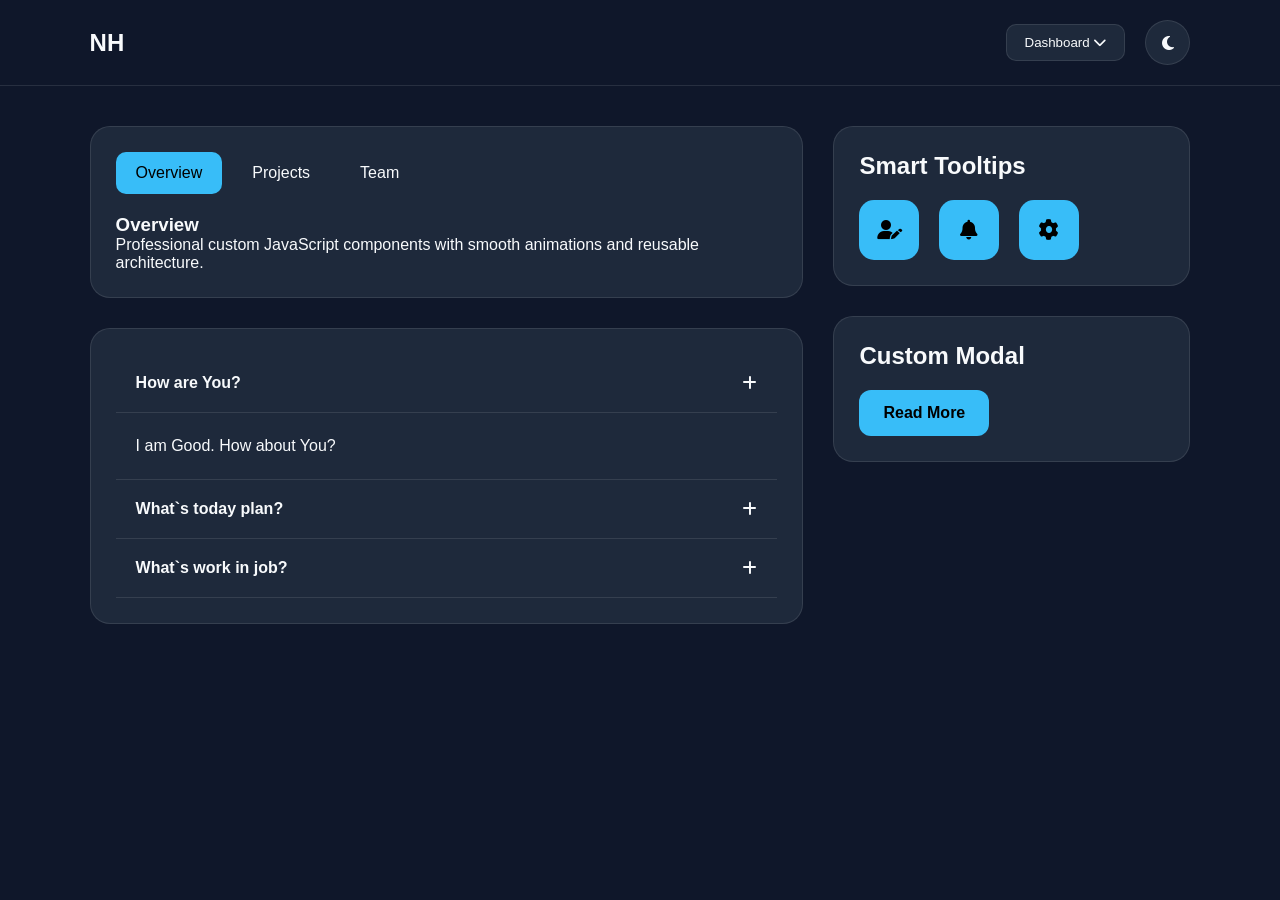
<file: componentWithoutJS/index.html>
<!doctype html>
<html lang="en">
  <head>
    <meta charset="UTF-8" />
    <meta name="viewport" content="width=device-width, initial-scale=1.0" />
    <title>Component Without JS</title>
    <link
      rel="stylesheet"
      href="https://cdnjs.cloudflare.com/ajax/libs/font-awesome/6.5.1/css/all.min.css"
    />
    <link rel="stylesheet" href="style.css" />
  </head>
  <body>
    <input type="checkbox" id="theme" />
    <div class="page">
      <header class="navbar">
        <h2>NH</h2>

        <div class="nav-action">
          <div class="dropdown">
            <button class="dropdown-btn">
              Dashboard
              <i class="fa-solid fa-chevron-down"></i>
            </button>

            <div class="dropdown-menu">
              <a href="#">Profile</a>
              <a href="#">Analytics</a>
              <a href="#">Settings</a>
              <a href="#">Logout</a>
            </div>
          </div>

          <label for="theme" class="theme-btn">
            <i class="fa-solid fa-moon"></i>
          </label>
        </div>
      </header>

      <main class="container">
        <section class="left-panel">
          <div class="card tabs">
            <input type="radio" name="tabs" id="tab1" checked />
            <input type="radio" name="tabs" id="tab2" />
            <input type="radio" name="tabs" id="tab3" />

            <div class="tab-labels">
              <label for="tab1">Overview</label>
              <label for="tab2">Projects</label>
              <label for="tab3">Team</label>
            </div>

            <div class="tab-content content1">
              <h3>Overview</h3>

              <p>
                Professional custom JavaScript components with smooth animations
                and reusable architecture.
              </p>
            </div>

            <div class="tab-content content2">
              <h3>Projects</h3>

              <p>
                Build reusable UI libraries without using Bootstrap JS or
                jQuery.
              </p>
            </div>

            <div class="tab-content content3">
              <h3>Team</h3>

              <p>
                Create scalable frontend systems using pure JavaScript
                components.
              </p>
            </div>
          </div>

          <!-- Accordion -->
          <div class="accordion card">
            <input type="radio" name="accordion" id="item1" checked />

            <label for="item1" class="accordion-header">
              How are You?
              <i class="fa-solid fa-plus"></i>
            </label>

            <div class="accordion-content">
              <p>I am Good. How about You?</p>
            </div>

            <input type="radio" name="accordion" id="item2" />

            <label for="item2" class="accordion-header">
              What`s today plan?
              <i class="fa-solid fa-plus"></i>
            </label>

            <div class="accordion-content">
              <p>Today`s plan is going to job.</p>
            </div>

            <input type="radio" name="accordion" id="item3" />

            <label for="item3" class="accordion-header">
              What`s work in job?
              <i class="fa-solid fa-plus"></i>
            </label>

            <div class="accordion-content">
              <p>In this job I am working Frontend Development.</p>
            </div>
          </div>
        </section>

        <section class="right-panel">
          <!-- Tooltip -->
          <div class="card">
            <h2 class="section-title">Smart Tooltips</h2>

            <div class="tooltip-wrapper">
              <button class="tooltip-btn">
                <i class="fa-solid fa-user-pen"></i>

                <span class="tooltip-text">Edit Profile</span>
              </button>

              <button class="tooltip-btn">
                <i class="fa-solid fa-bell"></i>

                <span class="tooltip-text">Notifications</span>
              </button>

              <button class="tooltip-btn">
                <i class="fa-solid fa-gear"></i>

                <span class="tooltip-text">Settings</span>
              </button>
            </div>
          </div>

          <!-- Modal -->
          <div class="card">
            <h2 class="section-title">Custom Modal</h2>

            <a href="#modal" class="primary-btn">Read More</a>
          </div>
        </section>
      </main>

      <!-- Modal -->
      <div class="modal-overlay" id="modal">
        <div class="modal-box">
          <a href="#" class="close-modal">
            <i class="fa-solid fa-xmark"></i>
          </a>

          <h2>Nilesh Hadiyal</h2>

          <p>
            My name is Nilesh. I from Surendranagar. I am currently studying
            Bachelor of Engineering in Computer Science and Engineering at
            Vishwakarma Government Engineering College, Ahmedabad.
          </p>

          <a href="#" class="primary-btn">Continue</a>
        </div>
      </div>
    </div>
  </body>
</html>
</file>
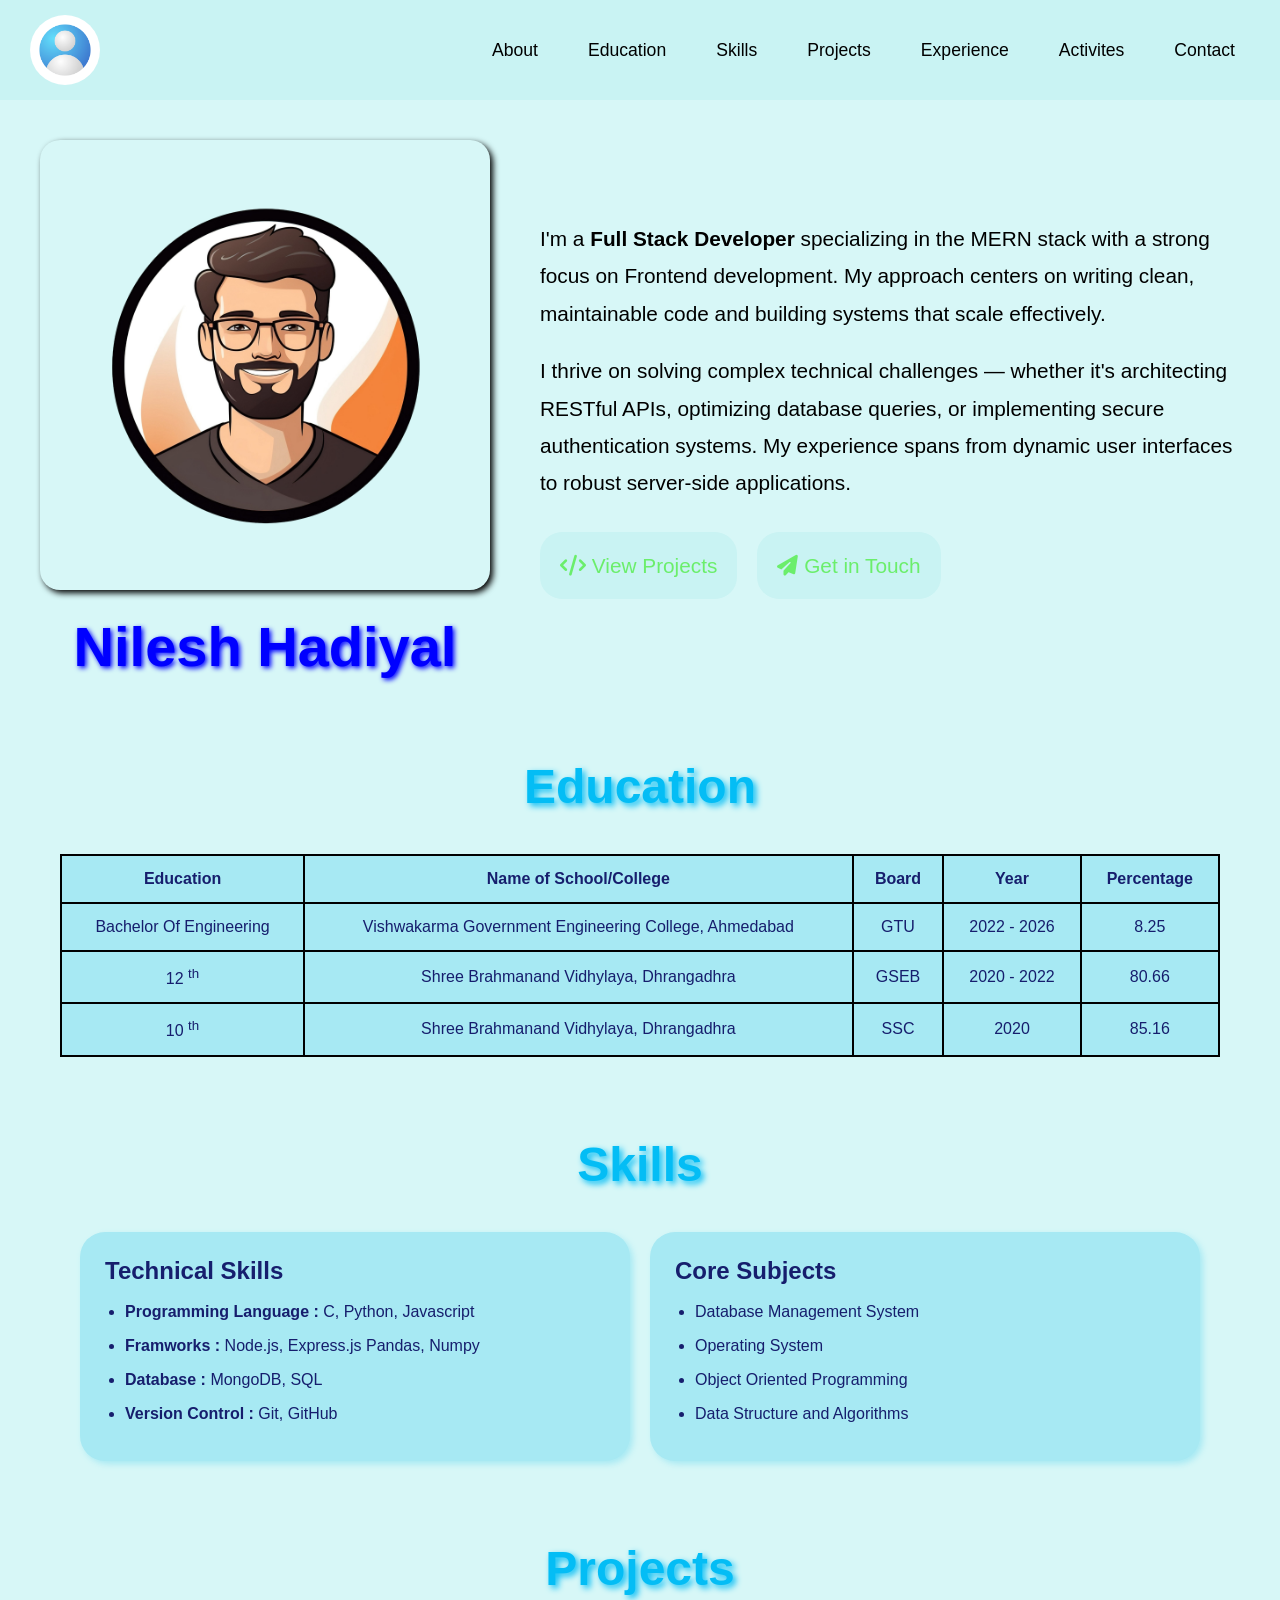
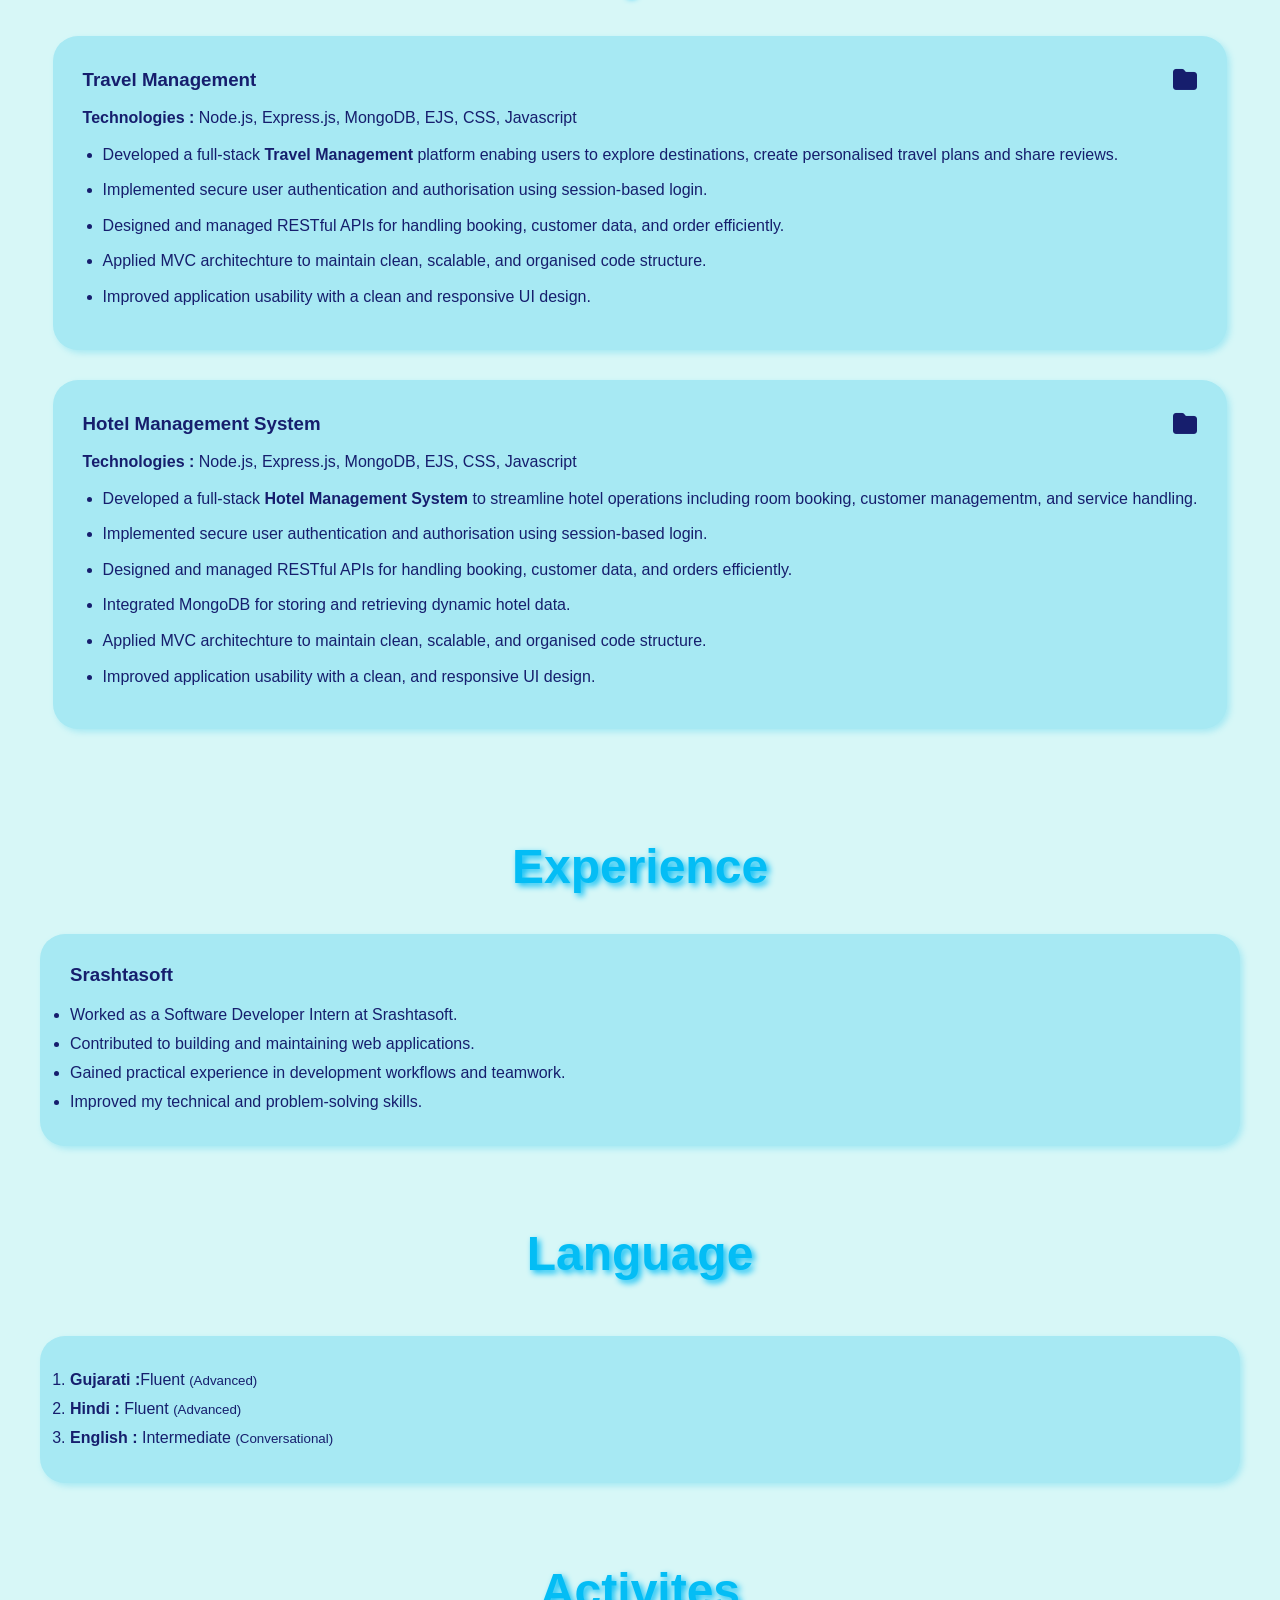
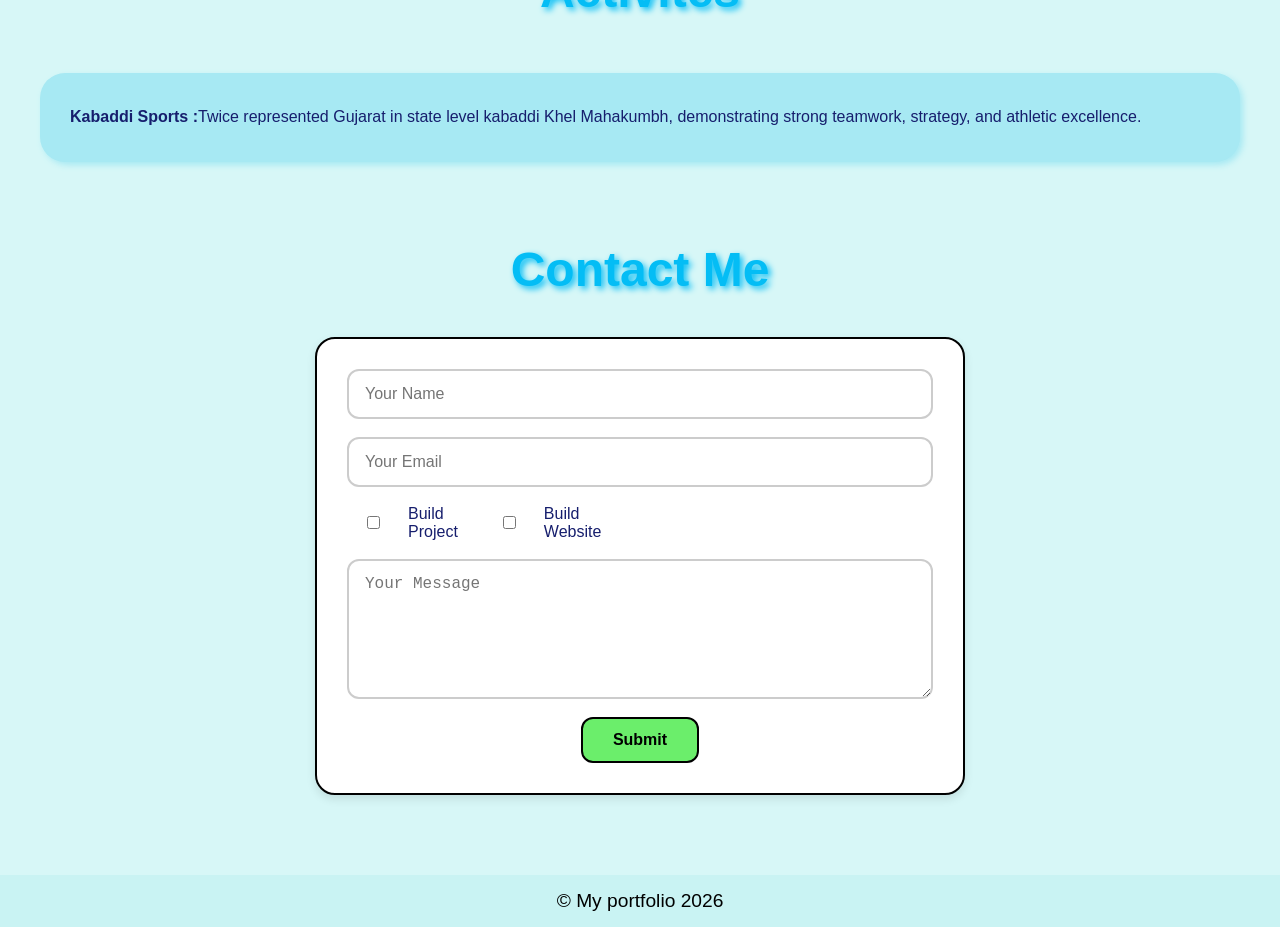
<file: Practice/index.html>
<!doctype html>
<html lang="en">
  <head>
    <meta charset="UTF-8" />
    <meta name="viewport" content="width=device-width, initial-scale=1.0" />
    <title>Resume</title>
    <link rel="stylesheet" href="style.css" />
    <link
      rel="stylesheet"
      href="https://cdnjs.cloudflare.com/ajax/libs/font-awesome/6.5.0/css/all.min.css"
    />
  </head>
  <body>
    <header>
      <img src="Profile_Picture.jpg" alt="Logo" />
      <i id="menu-toggle" class="fa-solid fa-bars"></i>
      <nav class="navbar" id="navbar">
        <a href="#about">About</a>
        <a href="#education">Education</a>
        <a href="#skills">Skills</a>
        <a href="#projects">Projects</a>
        <a href="#experience">Experience</a>
        <a href="#activites">Activites</a>
        <a href="#contact">Contact </a>
      </nav>
    </header>

    <section id="about" class="profile">
      <div>
        <img class="profile-img" src="User_picture.png" alt="Profile Picture" />
        <h1 class="profile-name">Nilesh Hadiyal</h1>
      </div>
      <div class="summary">
        <p>
          I'm a <strong>Full Stack Developer</strong> specializing in the MERN
          stack with a strong focus on Frontend development. My approach centers
          on writing clean, maintainable code and building systems that scale
          effectively.
        </p>
        <p>
          I thrive on solving complex technical challenges — whether it's
          architecting RESTful APIs, optimizing database queries, or
          implementing secure authentication systems. My experience spans from
          dynamic user interfaces to robust server-side applications.
        </p>
        <div class="source">
          <a href="#projects">
            <i class="fa-solid fa-code"></i> View Projects
          </a>
          <a href="#contact">
            <i class="fa-solid fa-paper-plane"></i> Get in Touch
          </a>
        </div>
      </div>
    </section>
    <section id="education">
      <h2>Education</h2>
      <div class="table-container">
        <table class="education">
          <thead>
            <tr>
              <th class="table-education">Education</th>
              <th class="table-school">Name of School/College</th>
              <th class="table-board">Board</th>
              <th class="table-year">Year</th>
              <th class="table-percentage">Percentage</th>
            </tr>
          </thead>
          <tbody>
            <tr>
              <td>Bachelor Of Engineering</td>
              <td>Vishwakarma Government Engineering College, Ahmedabad</td>
              <td>GTU</td>
              <td>2022 - 2026</td>
              <td>8.25</td>
            </tr>
            <tr>
              <td>12 <sup>th</sup></td>
              <td>Shree Brahmanand Vidhylaya, Dhrangadhra</td>
              <td>GSEB</td>
              <td>2020 - 2022</td>
              <td>80.66</td>
            </tr>
            <tr>
              <td>10 <sup>th</sup></td>
              <td>Shree Brahmanand Vidhylaya, Dhrangadhra</td>
              <td>SSC</td>
              <td>2020</td>
              <td>85.16</td>
            </tr>
          </tbody>
        </table>
      </div>
    </section>
    <section id="skills">
      <h2 class="skills">Skills</h2>
      <div class="skill">
        <div class="techskill">
          <h3>Technical Skills</h3>
          <ul>
            <li><b>Programming Language : </b>C, Python, Javascript</li>
            <li><b>Framworks : </b>Node.js, Express.js Pandas, Numpy</li>
            <li><b>Database : </b>MongoDB, SQL</li>
            <li><b>Version Control : </b>Git, GitHub</li>
          </ul>
        </div>
        <div class="coresubject">
          <h3>Core Subjects</h3>
          <ul>
            <li>Database Management System</li>
            <li>Operating System</li>
            <li>Object Oriented Programming</li>
            <li>Data Structure and Algorithms</li>
          </ul>
        </div>
      </div>
    </section>
    <section id="projects">
      <h2>Projects</h2>
      <div>
        <div class="project">
          <div class="project-name">
            <h3>Travel Management</h3>
            <a href="#github"><i class="fa-solid fa-folder"></i></a>
          </div>
          <p>
            <strong>Technologies :</strong> Node.js, Express.js, MongoDB, EJS,
            CSS, Javascript
          </p>
          <ul>
            <li>
              Developed a full-stack <b>Travel Management</b> platform enabing
              users to explore destinations, create personalised travel plans
              and share reviews.
            </li>
            <li>
              Implemented secure user authentication and authorisation using
              session-based login.
            </li>
            <li>
              Designed and managed RESTful APIs for handling booking, customer
              data, and order efficiently.
            </li>
            <li>
              Applied MVC architechture to maintain clean, scalable, and
              organised code structure.
            </li>
            <li>
              Improved application usability with a clean and responsive UI
              design.
            </li>
          </ul>
        </div>
        <div class="project">
          <div class="project-name">
            <h3>Hotel Management System</h3>
            <a href="#github"><i class="fa-solid fa-folder"></i></a>
          </div>
          <p>
            <strong>Technologies : </strong>Node.js, Express.js, MongoDB, EJS,
            CSS, Javascript
          </p>
          <ul>
            <li>
              Developed a full-stack <b>Hotel Management System</b> to
              streamline hotel operations including room booking, customer
              managementm, and service handling.
            </li>
            <li>
              Implemented secure user authentication and authorisation using
              session-based login.
            </li>
            <li>
              Designed and managed RESTful APIs for handling booking, customer
              data, and orders efficiently.
            </li>
            <li>
              Integrated MongoDB for storing and retrieving dynamic hotel data.
            </li>
            <li>
              Applied MVC architechture to maintain clean, scalable, and
              organised code structure.
            </li>
            <li>
              Improved application usability with a clean, and responsive UI
              design.
            </li>
          </ul>
        </div>
      </div>
    </section>
    <section id="experience">
      <div class="experience">
        <h2>Experience</h2>
        <div class="experience-info">
          <h3>Srashtasoft</h3>
          <ul>
            <li>Worked as a Software Developer Intern at Srashtasoft.</li>
            <li>Contributed to building and maintaining web applications.</li>
            <li>
              Gained practical experience in development workflows and teamwork.
            </li>
            <li>Improved my technical and problem-solving skills.</li>
          </ul>
        </div>
      </div>
    </section>
    <section id="language">
      <h2>Language</h2>
      <ol class="language-info">
        <li><b>Gujarati :</b>Fluent <small>(Advanced)</small></li>
        <li><b>Hindi : </b>Fluent <small>(Advanced)</small></li>
        <li><b>English : </b>Intermediate <small>(Conversational)</small></li>
      </ol>
    </section>
    <section id="activites">
      <h2>Activites</h2>
      <p class="activites-info">
        <b>Kabaddi Sports :</b>Twice represented Gujarat in state level kabaddi
        Khel Mahakumbh, demonstrating strong teamwork, strategy, and athletic
        excellence.
      </p>
    </section>
    <section id="contact">
      <h2>Contact Me</h2>
      <form class="contact-info">
        <input type="text" placeholder="Your Name" required />
        <input type="email" placeholder="Your Email" required />

        <div class="checkbox">
          <label><input type="checkbox" /> Build Project</label>
          <label><input type="checkbox" /> Build Website</label>
        </div>

        <textarea placeholder="Your Message"></textarea>
        <button type="submit">Submit</button>
      </form>
    </section>
    <footer>
      <div class="footer-info">
        <p>&copy My portfolio 2026</p>
      </div>
    </footer>

    <script>
      const toggle = document.getElementById("menu-toggle");
      const navbar = document.getElementById("navbar");
      const links = document.querySelectorAll("#navbar a");

      toggle.addEventListener("click", () => {
        navbar.classList.toggle("active");
      });

      links.forEach((link) => {
        link.addEventListener("click", () => {
          navbar.classList.remove("active");
        });
      });
    </script>
  </body>
</html>
</file>
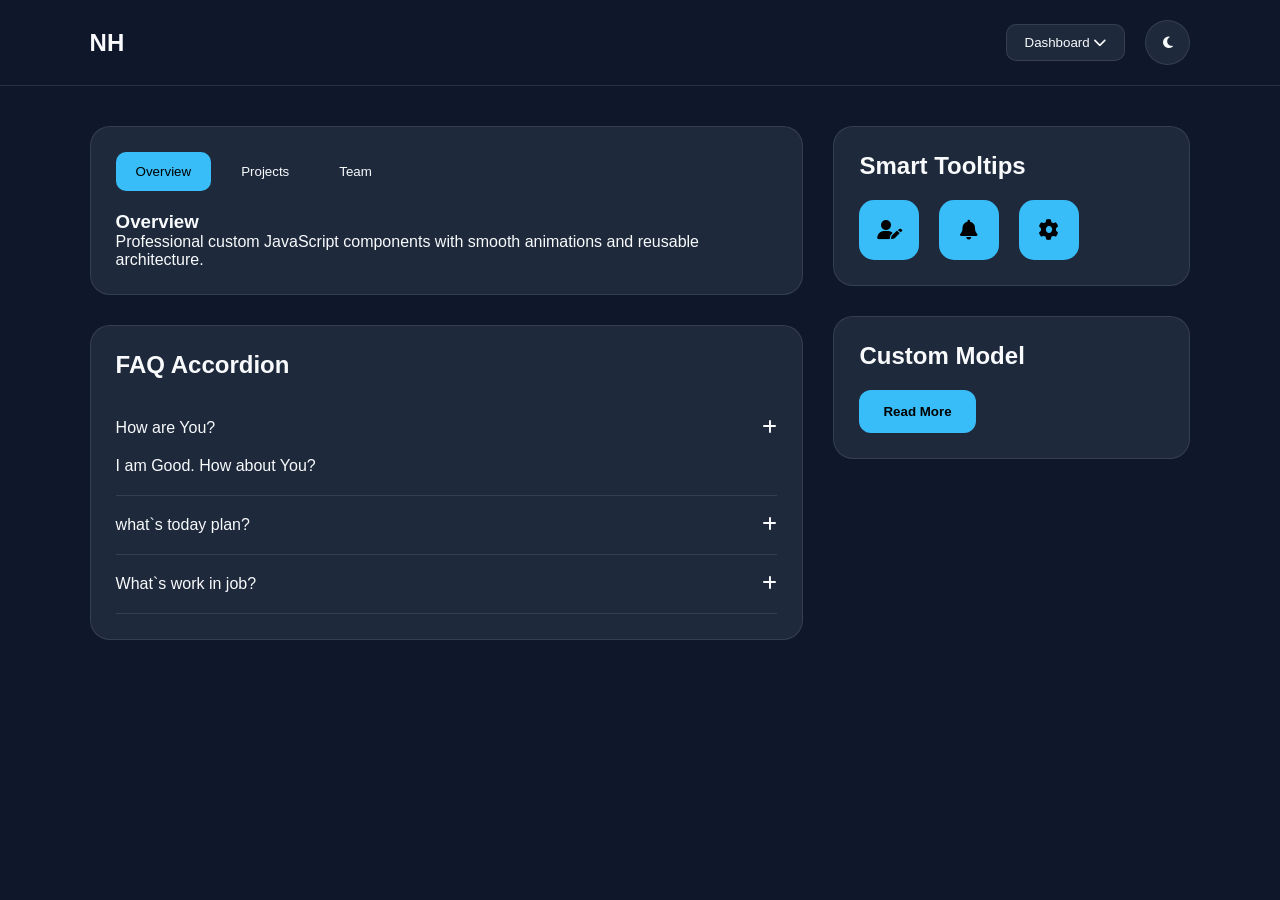
<file: Pure Javascript/index.html>
<!doctype html>
<html lang="en">
  <head>
    <meta charset="UTF-8" />
    <meta name="viewport" content="width=device-width, initial-scale=1.0" />
    <title>Custom JS Components</title>
  </head>
  <link
    rel="stylesheet"
    href="https://cdnjs.cloudflare.com/ajax/libs/font-awesome/6.5.1/css/all.min.css"
  />
  <link rel="stylesheet" href="component.css" />
  <body>
    <header class="navbar">
      <h2>NH</h2>
      <div class="nav-action">
        <div class="dropdown">
          <button class="dropdown-btn">
            Dashboard
            <i class="fa-solid fa-chevron-down"></i>
          </button>

          <div class="dropdown-menu">
            <a href="#">Profile</a>
            <a href="#">Analytics</a>
            <a href="#">Settings</a>
            <a href="#">Logout</a>
          </div>
        </div>

        <button id="themeToggle" class="theme-btn">
          <i class="fa-solid fa-moon"></i>
        </button>
      </div>
    </header>

    <main class="container">
      <section class="left-panel">
        <div class="tabs-container card">
          <div class="tabs">
            <button class="tab-btn active" data-tab="overview">Overview</button>

            <button class="tab-btn" data-tab="projects">Projects</button>

            <button class="tab-btn" data-tab="team">Team</button>
          </div>

          <div class="tab-content active" id="overview">
            <h3>Overview</h3>
            <p>
              Professional custom JavaScript components with smooth animations
              and reusable architecture.
            </p>
          </div>

          <div class="tab-content" id="projects">
            <h3>Projects</h3>
            <p>
              Build reusable UI libraries without using Bootstrap JS or jQuery.
            </p>
          </div>

          <div class="tab-content" id="team">
            <h3>Team</h3>
            <p>
              Create scalable frontend systems using pure JavaScript components.
            </p>
          </div>
        </div>

        <div class="accordion card">
          <h2 class="section-title">FAQ Accordion</h2>

          <div class="accordion-item">
            <button class="accordion-header">
              How are You?
              <i class="fa-solid fa-plus"></i>
            </button>

            <div class="accordion-content active">
              <p>I am Good. How about You?</p>
            </div>
          </div>

          <div class="accordion-item">
            <button class="accordion-header">
              what`s today plan?
              <i class="fa-solid fa-plus"></i>
            </button>

            <div class="accordion-content">
              <p>Today`s plan is going to job.</p>
            </div>
          </div>

          <div class="accordion-item">
            <button class="accordion-header">
              What`s work in job?
              <i class="fa-solid fa-plus"></i>
            </button>

            <div class="accordion-content">
              <p>In this job I am working Frontend Development.</p>
            </div>
          </div>
        </div>
      </section>

      <section class="right-panel">
        <div class="card">
          <h2 class="section-title">Smart Tooltips</h2>

          <div class="tooltip-wrapper">
            <button class="tooltip-btn" data-tooltip="Edit Profile">
              <i class="fa-solid fa-user-pen"></i>
            </button>

            <button class="tooltip-btn" data-tooltip="Notifications">
              <i class="fa-solid fa-bell"></i>
            </button>

            <button class="tooltip-btn" data-tooltip="Settings">
              <i class="fa-solid fa-gear"></i>
            </button>
          </div>
        </div>

        <div class="card">
          <h2 class="section-title">Custom Model</h2>

          <button id="openModal" class="primary-btn">Read More</button>
        </div>
      </section>

      <div class="modal-overlay" id="modal">
        <div class="modal-box">
          <button class="close-modal" id="closeModal">
            <i class="fa-solid fa-xmark"></i>
          </button>

          <h2>Nilesh Hadiyal</h2>

          <p>
            My name is Nilesh. I from Surendranagar. I am currently study
            Bacholer of Engineering in Computer Science and Engineering at
            Vishwakarma Government Engineering College, Ahmedabad.
          </p>

          <button class="primary-btn">Continue</button>
        </div>
      </div>

      <div class="tooltip" id="tooltip"></div>
    </main>

    <script src="component.js"></script>
  </body>
</html>
</file>
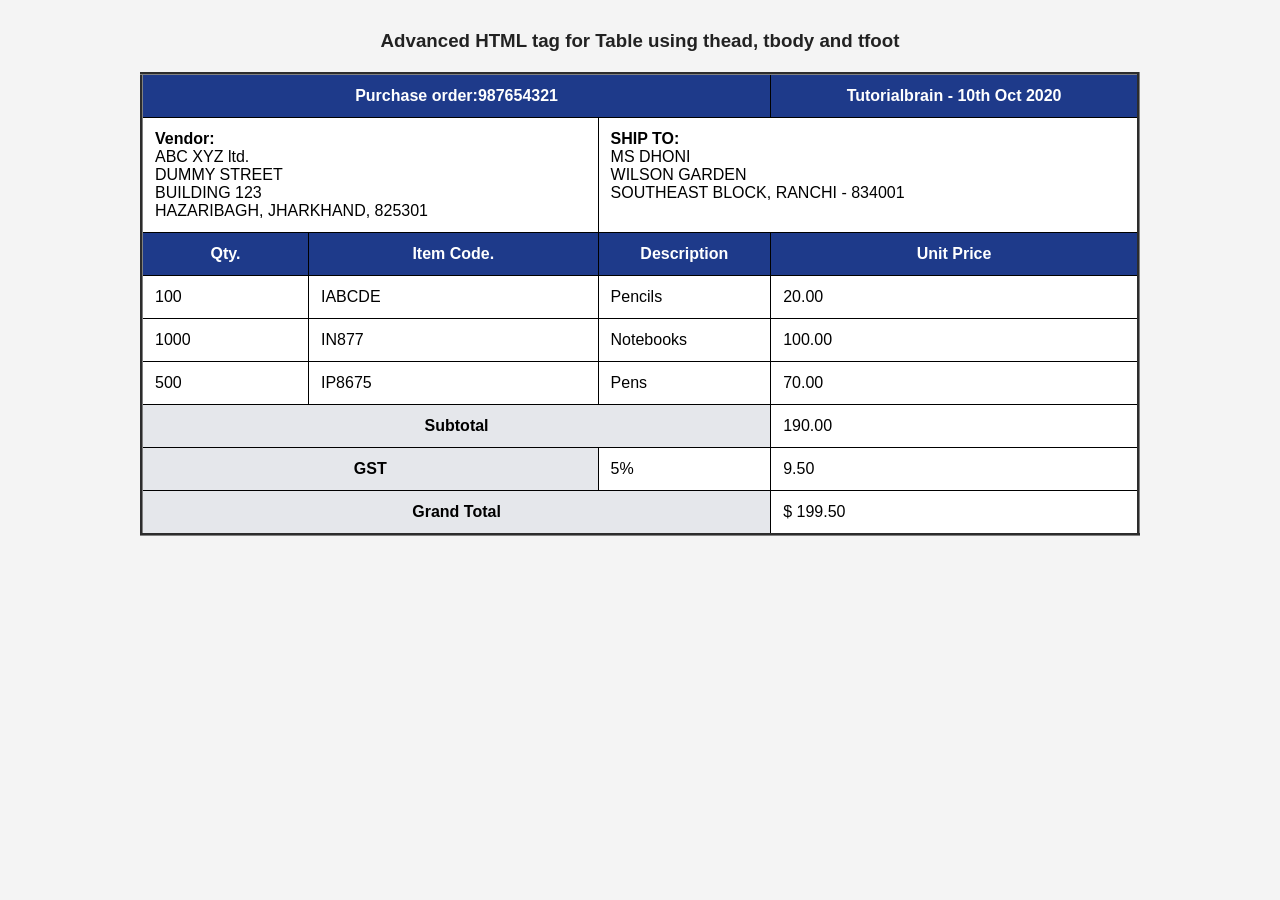
<file: Table/index.html>
<!doctype html>
<html lang="en">
  <head>
    <meta charset="UTF-8" />
    <meta name="viewport" content="width=device-width, initial-scale=1.0" />
    <title>Table</title>
    <link rel="stylesheet" href="style.css" />
  </head>
  <body>
    <div class="container">
      <h3>Advanced HTML tag for Table using thead, tbody and tfoot</h3>
      <table border="3">
        <thead>
          <tr>
            <th colspan="3">Purchase order:987654321</th>

            <th colspan="1">Tutorialbrain - 10th Oct 2020</th>
          </tr>
          <tr>
            <td colspan="2">
              <h4>Vendor:</h4>

              <span>ABC XYZ ltd.</span><br>
              <span>DUMMY STREET</span><br>
              <span>BUILDING 123</span><br>
              <span>HAZARIBAGH, JHARKHAND, 825301</span>
            </td>

            <td colspan="2">
              <h4>SHIP TO:</h4>

              <span>MS DHONI</span><br>
              <span>WILSON GARDEN</span><br>
              <span>SOUTHEAST BLOCK, RANCHI - 834001</span>
            </td>
          </tr>

          <tr>
            <th>Qty.</th>
            <th>Item Code.</th>
            <th>Description</th>
            <th>Unit Price</th>
          </tr>
        </thead>

        <tbody>
          <tr>
            <td>100</td>
            <td>IABCDE</td>
            <td>Pencils</td>
            <td>20.00</td>
          </tr>

          <tr>
            <td>1000</td>
            <td>IN877</td>
            <td>Notebooks</td>
            <td>100.00</td>
          </tr>

          <tr>
            <td>500</td>
            <td>IP8675</td>
            <td>Pens</td>
            <td>70.00</td>
          </tr>
        </tbody>

        <tfoot>
          <tr>
            <td colspan="3"><b>Subtotal</b></td>

            <td>190.00</td>
          </tr>

          <tr>
            <td colspan="2"><b>GST</b></td>

            <td>5%</td>

            <td>9.50</td>
          </tr>

          <tr>
            <td colspan="3"><b>Grand Total</b></td>

            <td>$ 199.50</td>
          </tr>
        </tfoot>
      </table>
    </div>
  </body>
</html>
</file>
<file: Bootstrap/style.css>
* {
  padding: 0;
  margin: 0;
  box-sizing: border-box;
}
body {
  overflow-x: hidden;
  max-width: 100%;
  padding-top: 76px;
}
html {
  scroll-behavior: smooth;
}
header {
  overflow: hidden;
}
section {
  scroll-margin-top: 80px;
}
h2 {
  font-family: "Dancing Script", cursive;
  font-size: 4rem;
}
img {
  image-rendering: pixelated;
}
.navbar {
  z-index: 1030;
}
.carousel-item img {
  width: 100%;
  height: 80vh;
}
.card:hover,
form:hover {
  border: 2px solid blue !important;
}
.card img {
  min-width: 40%;
  max-height: 250px;
}
.footer-links li {
  margin-bottom: 16px;
}
.footer-links li a,
.social-link a {
  text-decoration: none;
  color: white;
}
.social-link a {
  padding: 0px 20px;
}
.social-link a i:hover {
  color: blue;
}
#reviews img {
  width: 120px;
  height: 120px;
  object-fit: cover;
}

@media (max-width: 576px) {
  body {
    padding-top: 60px;
  }
  h2 {
    font-size: 2rem;
  }
  section {
    scroll-margin-top: 20px;
  }
  .carousel-item img {
    height: 30vh;
  }

  .navbar-brand {
    font-size: 1.6rem !important;
  }

  .card .btn,
  form .btn {
    width: 100%;
  }

  .card-body {
    padding: 15px;
  }
  .card img {
    min-width: 40%;
    max-height: 139px;
  }

  .social-link {
    line-height: 2.5rem;
  }

  .social-link a {
    display: inline-block;
    margin: 5px 0;
  }

  .footer-description {
    font-size: 14px;
  }

  .company-logo {
    font-size: 2rem;
  }

  .form-label {
    font-size: 1.2rem !important;
  }
  #teams img {
    margin: 16px !important;
  }
  .footer-text {
    font-size: 16px !important;
    padding: 0px 0px !important;
  }
}

@media (max-width: 991px) {
  h2 {
    font-size: 3.5rem;
  }
  #teams img {
    margin: 24px !important;
  }
}
</file>
<file: componentWithoutJS/style.css>
* {
  margin: 0;
  padding: 0;
  box-sizing: border-box;
}

:root {
  --bg: #0f172a;
  --card: #1e293b;
  --text: #f8fafc;
  --primary: #38bdf8;
  --border: rgba(255, 255, 255, 0.1);
}

body {
  font-family: Arial, sans-serif;
  background: var(--bg);
  color: var(--text);
  min-height: 100vh;
}

/* Theme Toggle */
#theme {
  display: none;
}

.page {
  min-height: 100vh;
  background: var(--bg);
  color: var(--text);
  transition: 0.3s;
}

#theme:checked ~ .page {
  --bg: #f1f5f9;
  --card: #ffffff;
  --text: #0f172a;
  --border: rgba(0, 0, 0, 0.1);
}

/* Navbar */
.navbar {
  display: flex;
  justify-content: space-between;
  align-items: center;
  padding: 20px 7%;
  border-bottom: 1px solid var(--border);
}

.nav-action {
  display: flex;
  align-items: center;
  gap: 20px;
}

/* Dropdown */
.dropdown {
  position: relative;
}

.dropdown-btn {
  background: var(--card);
  border: 1px solid var(--border);
  color: var(--text);
  padding: 10px 18px;
  border-radius: 10px;
  cursor: pointer;
}

.dropdown-menu {
  position: absolute;
  top: 120%;
  right: 0;
  width: 200px;
  background: var(--card);
  border: 1px solid var(--border);
  border-radius: 12px;
  overflow: hidden;
  display: none;
}

.dropdown:hover .dropdown-menu {
  display: block;
}

.dropdown-menu a {
  display: block;
  padding: 14px;
  text-decoration: none;
  color: var(--text);
  transition: 0.3s;
}

.dropdown-menu a:hover {
  background: var(--primary);
  color: black;
}

/* Buttons */
.theme-btn,
.primary-btn {
  border: none;
  cursor: pointer;
}

.theme-btn {
  width: 45px;
  height: 45px;
  border-radius: 50%;
  background: var(--card);
  color: var(--text);
  border: 1px solid var(--border);
  display: flex;
  justify-content: center;
  align-items: center;
}

.primary-btn {
  background: var(--primary);
  color: black;
  padding: 14px 24px;
  border-radius: 12px;
  font-weight: bold;
  display: inline-block;
  text-decoration: none;
}
/* Layout */
.container {
  display: grid;
  grid-template-columns: 2fr 1fr;
  gap: 30px;
  padding: 40px 7%;
}

.left-panel,
.right-panel {
  display: flex;
  flex-direction: column;
  gap: 30px;
}

/* Card */
.card {
  background: var(--card);
  border: 1px solid var(--border);
  padding: 25px;
  border-radius: 20px;
}

.section-title {
  margin-bottom: 20px;
}

/* Tabs */
.tabs input {
  display: none;
}

.tab-labels {
  display: flex;
  gap: 10px;
  margin-bottom: 20px;
}

.tab-labels label {
  padding: 12px 20px;
  border-radius: 10px;
  cursor: pointer;
  background: transparent;
  transition: 0.3s;
}

#tab1:checked ~ .tab-labels label[for="tab1"],
#tab2:checked ~ .tab-labels label[for="tab2"],
#tab3:checked ~ .tab-labels label[for="tab3"] {
  background: var(--primary);
  color: black;
}

.tab-content {
  display: none;
  animation: fade 0.4s ease;
}

#tab1:checked ~ .content1,
#tab2:checked ~ .content2,
#tab3:checked ~ .content3 {
  display: block;
}

/* Accordion */
.accordion input {
  display: none;
}

.accordion-header {
  display: flex;
  justify-content: space-between;
  align-items: center;
  padding: 20px;
  cursor: pointer;
  color: var(--text);
  border-bottom: 1px solid var(--border);
  transition: 0.3s;
  font-weight: bold;
}

.accordion-header:hover {
  background: var(--primary);
  color: black;
}

.accordion-content {
  max-height: 0;
  overflow: hidden;
  transition: 0.4s ease;
  background: var(--card);
  color: var(--text);
}

.accordion-content p {
  padding: 20px;
  line-height: 1.6;
}

/* Active Accordion */
#item1:checked + .accordion-header + .accordion-content,
#item2:checked + .accordion-header + .accordion-content,
#item3:checked + .accordion-header + .accordion-content {
  max-height: 200px;
  border-bottom: 1px solid var(--border);
}

/* Tooltip */
.tooltip-wrapper {
  display: flex;
  gap: 20px;
}

.tooltip-btn {
  position: relative;
  width: 60px;
  height: 60px;
  border-radius: 15px;
  border: none;
  background: var(--primary);
  color: black;
  font-size: 20px;
  cursor: pointer;
}

.tooltip-text {
  position: absolute;
  bottom: 120%;
  left: 50%;
  transform: translateX(-50%);
  background: black;
  color: white;
  padding: 8px 14px;
  border-radius: 8px;
  font-size: 14px;
  opacity: 0;
  pointer-events: none;
  transition: 0.3s;
  white-space: nowrap;
}

.tooltip-btn:hover .tooltip-text {
  opacity: 1;
}

/* Modal */
.modal-overlay {
  position: fixed;
  inset: 0;
  background: rgba(0, 0, 0, 0.6);
  display: flex;
  justify-content: center;
  align-items: center;
  opacity: 0;
  visibility: hidden;
  transition: 0.3s;
}

.modal-overlay:target {
  opacity: 1;
  visibility: visible;
}

.modal-box {
  background: var(--card);
  width: 90%;
  max-width: 500px;
  padding: 35px;
  border-radius: 20px;
  position: relative;
  animation: popup 0.3s ease;
}

.modal-box h2 {
  margin-bottom: 15px;
}

.modal-box p {
  line-height: 1.6;
  margin-bottom: 20px;
}

.close-modal {
  position: absolute;
  top: 15px;
  right: 15px;
  color: var(--text);
  text-decoration: none;
  font-size: 22px;
}

/* Animations */
@keyframes fade {
  from {
    opacity: 0;
    transform: translateY(10px);
  }

  to {
    opacity: 1;
    transform: translateY(0);
  }
}

@keyframes popup {
  from {
    transform: scale(0.8);
    opacity: 0;
  }

  to {
    transform: scale(1);
    opacity: 1;
  }
}

/* Responsive */
@media (max-width: 900px) {
  .container {
    grid-template-columns: 1fr;
  }
}
</file>
<file: Practice/style.css>
:root {
  --text-color: rgb(4, 189, 245);
  --background-color: rgb(167, 233, 243);
  --profile-color: blue;
  --black: black;
  --body-color: rgb(215, 247, 247);
  --navbar-color: rgb(201, 243, 243);
  --button-color: rgb(107, 238, 107);
  --cardtext-color: rgb(22, 30, 109);
  --shadow-color: rgb(79, 79, 163);
  --white: white;
  --summary-color: rgb(22, 140, 176);
  --tablehover-color: rgb(87, 221, 241);
}

/*GLOBAL*/

* {
  margin: 0;
  padding: 0;
  box-sizing: border-box;
}

html {
  scroll-behavior: smooth;
  font-size: 16px;
}

body {
  background-color: var(--body-color);
  overflow-x: hidden;
  font-family: Arial, sans-serif;
}

section {
  padding: 40px 20px;
  scroll-margin-top: 100px;
}

img {
  max-width: 100%;
  height: auto;
}

/*HEADER*/
header {
  position: sticky;
  top: 0;
  z-index: 1000;
  display: flex;
  justify-content: space-between;
  align-items: center;
  width: 100%;
  padding: 15px 30px;
  background-color: var(--navbar-color);
}

header img {
  width: 70px;
  height: 70px;
  border-radius: 50%;
}

nav {
  display: flex;
  gap: 20px;
}

nav a {
  text-decoration: none;
  font-size: 1.1rem;
  color: var(--black);
  padding: 10px 15px;
  transition: 0.3s;
}

nav a:hover {
  background-color: var(--white);
  border-radius: 25px;
  box-shadow: 2px 2px 5px var(--black);
}

#menu-toggle {
  display: none;
  font-size: 2rem;
  cursor: pointer;
}

/*HEADINGS*/
h2 {
  text-align: center;
  font-size: 3rem;
  color: var(--text-color);
  text-shadow: 3px 3px 6px var(--text-color);
  margin-bottom: 40px;
  animation: changecolor 3s infinite;
}

@keyframes changecolor {
  from {
    color: var(--profile-color);
    text-shadow: 2px 2px 5px var(--profile-color);
  }

  to {
    color: var(--shadow-color);
    text-shadow: 2px 2px 5px var(--shadow-color);
  }
}

/* ABOUT SECTION */
.profile {
  display: flex;
  justify-content: center;
  align-items: center;
  gap: 50px;
  flex-wrap: wrap;
}

.profile-img {
  width: 100%;
  max-width: 450px;
  border-radius: 20px;
  box-shadow: 3px 3px 6px var(--black);
}

.profile-name {
  text-align: center;
  margin-top: 20px;
  font-size: 3.5rem;
  color: var(--profile-color);
  text-shadow: 2px 2px 5px var(--profile-color);
  animation: changecolor 3s infinite;
}

.summary {
  max-width: 700px;
  font-size: 1.3rem;
  line-height: 1.8;
}

.summary p {
  margin-bottom: 20px;
  animation: summarycolor 5s infinite;
}

@keyframes summarycolor {
  from {
    color: var(--text-color);
    text-shadow: 2px 2px 5px var(--text-color);
  }

  to {
    color: var(--summary-color);
    text-shadow: 2px 2px 5px var(--summary-color);
  }
}

.source {
  display: flex;
  gap: 20px;
  flex-wrap: wrap;
  margin-top: 30px;
}

.source a {
  text-decoration: none;
  padding: 15px 20px;
  color: var(--button-color);
  background-color: var(--navbar-color);
  border-radius: 22px;
  transition: 0.3s;
}

.source a:hover {
  box-shadow: 2px 2px 5px var(--black);
}

/*EDUCATION*/
#education {
  width: 100%;
  max-width: 1200px;
  margin: auto;
}

.table-container {
  width: 100%;
  overflow-x: auto;
}

table {
  width: 100%;
  border-collapse: collapse;
  background-color: var(--background-color);
}

th,
td {
  padding: 14px;
  background-color: var(--background-color);
  color: var(--cardtext-color);
  font-size: 1rem;
  border: 2px solid var(--black);
  text-align: center;
}

td:hover,
th:hover {
  background-color: var(--tablehover-color);
}

/*SKILLS*/
#skills {
  width: 100%;
  max-width: 1200px;
  margin: auto;
}

.skill {
  display: flex;
  gap: 20px;
  flex-wrap: wrap;
  justify-content: center;
}

.techskill,
.coresubject {
  flex: 1 1;
  max-width: 550px;
  background-color: var(--background-color);
  padding: 25px;
  border-radius: 25px;
  box-shadow: 3px 3px 6px var(--background-color);
  color: var(--cardtext-color);
  transition: 0.3s;
}

.techskill:hover,
.coresubject:hover {
  transform: scale(1.01);
  box-shadow: 2px 2px 5px var(--profile-color);
}

.techskill h3,
.coresubject h3 {
  margin-bottom: 15px;
  font-size: 1.5rem;
}

.techskill ul,
.coresubject ul {
  padding-left: 20px;
}

.techskill li,
.coresubject li {
  margin-bottom: 10px;
  line-height: 1.5;
  font-size: 1rem;
}

/*PROJECTS*/
#projects {
  display: flex;
  flex-direction: column;
  align-items: center;
}

.project {
  width: 100%;
  max-width: 1200px;
  background-color: var(--background-color);
  padding: 30px;
  margin-bottom: 30px;
  border-radius: 25px;
  box-shadow: 3px 3px 6px var(--background-color);
  color: var(--cardtext-color);
  transition: 0.3s;
}

.project:hover {
  transform: scale(1.01);
  box-shadow: 2px 2px 5px var(--profile-color);
}

.project-name {
  display: flex;
  justify-content: space-between;
  align-items: center;
  margin-bottom: 15px;
}

.project-name a {
  color: var(--cardtext-color);
  font-size: 1.5rem;
}

.project ul {
  padding-left: 20px;
  margin-top: 15px;
}

.project li {
  margin-bottom: 10px;
  line-height: 1.6;
}

/*EXPERIENCE / LANGUAGE*/

.experience,
#language,
#activites {
  display: flex;
  flex-direction: column;
  align-items: center;
}

.experience-info,
.language-info,
.activites-info {
  width: 100%;
  max-width: 1200px;
  background-color: var(--background-color);
  padding: 30px;
  border-radius: 25px;
  box-shadow: 3px 3px 6px var(--background-color);
  color: var(--cardtext-color);
  transition: 0.3s;
}

.experience-info:hover,
.language-info:hover,
.activites-info:hover {
  transform: scale(1.01);
  box-shadow: 2px 2px 5px var(--profile-color);
}

.experience-info ul,
.language-info,
.activites-info {
  margin-top: 15px;
  line-height: 1.8;
}

/*CONTACT*/
#contact {
  width: 100%;
  padding: 40px 20px;
  display: flex;
  flex-direction: column;
  align-items: center;
}

.contact-info {
  width: 100%;
  max-width: 650px;
  display: flex;
  flex-direction: column;
  gap: 18px;
  padding: 30px;
  background-color: var(--white);
  border-radius: 20px;
  border: 2px solid var(--black);
  box-shadow: 0 4px 10px rgba(0, 0, 0, 0.1);
  transition: 0.3s;
}

.contact-info:hover {
  transform: translateY(-3px);
  box-shadow: 0 6px 14px rgba(0, 0, 0, 0.2);
}

/* INPUTS */
.contact-info input,
.contact-info textarea {
  width: 100%;
  padding: 14px 16px;
  font-size: 1rem;
  border: 2px solid #ccc;
  border-radius: 12px;
  outline: none;
  transition: 0.3s;
}

.contact-info input:focus,
.contact-info textarea:focus {
  border-color: var(--text-color);
  box-shadow: 0 0 8px rgba(4, 189, 245, 0.3);
}

.contact-info textarea {
  min-height: 140px;
  resize: vertical;
}

/* CHECKBOX */
.checkbox {
  display: flex;
  gap: 25px;
  flex-wrap: wrap;
}

.checkbox label {
  display: flex;
  align-items: center;
  gap: 8px;

  font-size: 1rem;
  color: var(--cardtext-color);
}

/* BUTTON */
.contact-info button {
  align-self: center;
  padding: 12px 30px;
  font-size: 1rem;
  font-weight: bold;
  background-color: var(--button-color);
  border: 2px solid var(--black);
  border-radius: 12px;
  cursor: pointer;
  transition: 0.3s;
}

.contact-info button:hover {
  transform: scale(1.05);
  box-shadow: 2px 2px 8px var(--black);
}

/* FOOTER */
footer {
  background-color: var(--navbar-color);
  text-align: center;
  margin-top: 40px;
}

.footer-info {
  padding: 15px;
  font-size: 1.2rem;
}

/*MOBILE*/

@media (max-width: 768px) {
  html {
    font-size: 14px;
  }

  header {
    flex-wrap: wrap;
  }

  #menu-toggle {
    display: block;
  }

  .navbar {
    display: none;
    flex-direction: column;
    width: 100%;
    margin-top: 15px;
    background-color: var(--navbar-color);
  }

  .navbar.active {
    display: flex;
  }

  nav a {
    text-align: center;
    width: 100%;
  }

  .profile {
    flex-direction: column;
    text-align: center;
  }

  .profile-name {
    font-size: 2.5rem;
  }

  .summary {
    font-size: 1rem;
    padding: 0 10px;
  }

  h2 {
    font-size: 2.2rem;
  }

  .skill {
    flex-direction: column;
  }

  .project-name {
    flex-direction: column;
    gap: 10px;
  }

  #contact {
    padding: 30px 15px;
  }

  .contact-info {
    padding: 20px;
    gap: 15px;
  }

  .contact-info input,
  .contact-info textarea {
    font-size: 0.95rem;
    padding: 12px;
  }

  .checkbox label {
    font-size: 0.95rem;
  }

  .contact-info button {
    width: 100%;
    padding: 14px;
  }
}

/*TABLET*/

@media (min-width: 769px) and (max-width: 1024px) {
  .profile {
    flex-direction: column;
    text-align: center;
  }

  .summary {
    max-width: 90%;
  }

  .skill {
    flex-direction: column;
  }

  nav {
    gap: 10px;
  }

  nav a {
    font-size: 1rem;
    padding: 8px;
  }
  .contact-info {
    max-width: 750px;
  }
}

/*LARGE SCREENS*/

@media (min-width: 1400px) {
  .summary {
    font-size: 1.5rem;
  }

  .profile-name {
    font-size: 4rem;
  }
}
</file>
<file: Pure Javascript/component.css>
* {
  margin: 0;
  padding: 0;
  box-sizing: border-box;
}

:root {
  --bg: #0f172a;
  --card: #1e293b;
  --text: #f8fafc;
  --primary: #38bdf8;
  --border: rgba(255, 255, 255, 0.1);
}

body.light {
  --bg: #f1f5f9;
  --card: #ffffff;
  --text: #0f172a;
  --border: rgba(0, 0, 0, 0.1);
}

body {
  font-family: Arial, sans-serif;
  background: var(--bg);
  color: var(--text);
  min-height: 100vh;
  transition: 0.3s;
}

/* Navbar */
.navbar {
  display: flex;
  justify-content: space-between;
  align-items: center;
  padding: 20px 7%;
  border-bottom: 1px solid var(--border);
}
.nav-action {
  display: flex;
  align-items: center;
  gap: 20px;
}

/* Dropdown */
.dropdown {
  position: relative;
}
.dropdown-btn {
  background: var(--card);
  border: 1px solid var(--border);
  color: var(--text);
  padding: 10px 18px;
  border-radius: 10px;
  cursor: pointer;
}
.dropdown-menu {
  position: absolute;
  display: none;
  top: 120%;
  right: 0;
  background: var(--card);
  border: 1px solid var(--border);
  border-radius: 12px;
  width: 200px;
  overflow: hidden;
}
.dropdown-menu.show {
  display: block;
}
.dropdown-menu a {
  display: block;
  padding: 14px;
  color: var(--text);
  text-decoration: none;
  transition: 0.3s;
}
.dropdown-menu a:hover {
  background: var(--primary);
  color: black;
}

/* Button */
.primary-btn,
.theme-btn {
  border: none;
  cursor: pointer;
  transition: 0.3s;
}
.primary-btn {
  background: var(--primary);
  color: black;
  padding: 14px 24px;
  border-radius: 12px;
  font-weight: bold;
}
.theme-btn {
  width: 45px;
  height: 45px;
  border-radius: 50%;
  background: var(--card);
  color: var(--text);
  border: 1px solid var(--border);
}

.container {
  display: grid;
  grid-template-columns: 2fr 1fr;
  gap: 30px;
  padding: 40px 7%;
}

.left-panel,
.right-panel {
  display: flex;
  flex-direction: column;
  gap: 30px;
}
/* Card */
.card {
  background: var(--card);
  border: 1px solid var(--border);
  padding: 25px;
  border-radius: 20px;
  transition: 0.3s;
}
/* Tabs */
.tabs {
  display: flex;
  gap: 10px;
  margin-bottom: 20px;
}

.tab-btn {
  padding: 12px 20px;
  border: none;
  background: transparent;
  color: var(--text);
  cursor: pointer;
  border-radius: 10px;
  transition: 0.3s;
}

.tab-btn.active {
  background: var(--primary);
  color: black;
}

.tab-content {
  display: none;
  animation: fade 0.4s ease;
}

.tab-content.active {
  display: block;
}
/* Accordion */
.section-title {
  margin-bottom: 20px;
}

.accordion-item {
  border-bottom: 1px solid var(--border);
}

.accordion-header {
  width: 100%;
  display: flex;
  justify-content: space-between;
  background: transparent;
  border: none;
  color: var(--text);
  padding: 20px 0;
  cursor: pointer;
  font-size: 16px;
}

.accordion-content {
  display: none;
}

.accordion-content.active {
  display: block;
  padding-bottom: 20px;
}

/* Tooltip */
.tooltip-wrapper {
  display: flex;
  gap: 20px;
}

.tooltip-btn {
  width: 60px;
  height: 60px;
  border-radius: 15px;
  border: none;
  background: var(--primary);
  color: black;
  font-size: 20px;
  cursor: pointer;
}

.tooltip {
  position: fixed;
  background: black;
  color: white;
  padding: 8px 14px;
  border-radius: 8px;
  font-size: 14px;
  pointer-events: none;
  opacity: 0;
  transition: 0.2s;
}

/* Modal */
.modal-overlay {
  position: fixed;
  inset: 0;
  background: rgba(0, 0, 0, 0.6);
  display: flex;
  justify-content: center;
  align-items: center;
  visibility: hidden;
  opacity: 0;
  transition: 0.3s;
}

.modal-overlay.show {
  visibility: visible;
  opacity: 1;
}

.modal-box {
  background: var(--card);
  padding: 35px;
  border-radius: 20px;
  width: 90%;
  max-width: 500px;
  position: relative;
  animation: popup 0.3s ease;
}

.modal-box h2 {
  margin-bottom: 15px;
}

.modal-box p {
  margin-bottom: 20px;
  line-height: 1.6;
}

.close-modal {
  position: absolute;
  top: 15px;
  right: 15px;
  border: none;
  background: transparent;
  color: var(--text);
  font-size: 20px;
  cursor: pointer;
}

/* Animations */
@keyframes fade {
  from {
    opacity: 0;
    transform: translateY(10px);
  }

  to {
    opacity: 1;
    transform: translateY(0);
  }
}

@keyframes popup {
  from {
    transform: scale(0.8);
    opacity: 0;
  }

  to {
    transform: scale(1);
    opacity: 1;
  }
}

@media (max-width: 900px) {
  .container {
    grid-template-columns: 1fr;
  }
}
</file>
<file: Table/style.css>
* {
  margin: 0;
  padding: 0;
  box-sizing: border-box;
}

body {
  background-color: #f4f4f4;
  font-family: Arial, sans-serif;
  padding: 30px;
}

.container {
  max-width: 1000px;
  margin: auto;
}

h3 {
  text-align: center;
  margin-bottom: 20px;
  color: #222;
}

table {
  width: 100%;
  border-collapse: collapse;
  background-color: white;
}

th,
td {
  border: 1px solid #000;
  padding: 12px;
}

th {
  background-color: #1e3a8a;
  color: white;
}

thead td {
  vertical-align: top;
}

tbody tr td:hover {
  background-color: lightblue;
}

tfoot tr td:first-child {
  text-align: center;
  background-color: #e5e7eb;
}
tfoot tr td:not(:first-child):hover {
  background-color: lightblue;
}
</file>
